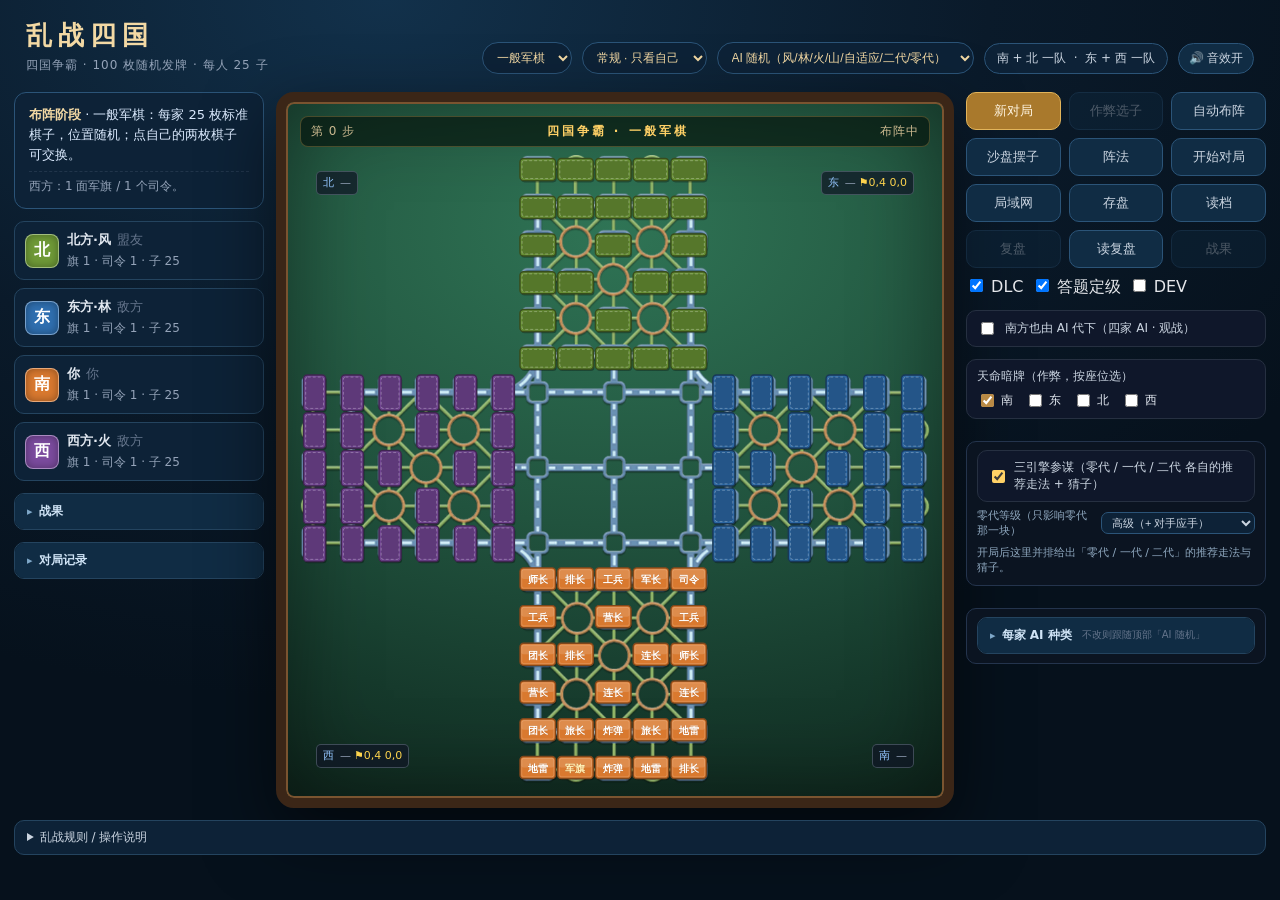
<file: index.html>
<!DOCTYPE html>
<html lang="zh-CN">
<head>
<meta charset="UTF-8">
<meta name="viewport" content="width=device-width, initial-scale=1.0">
<title>四国争霸 2.1 · DLC 版</title>
<link rel="icon" href="data:image/svg+xml,%3Csvg xmlns='http://www.w3.org/2000/svg' viewBox='0 0 64 64'%3E%3Crect width='64' height='64' rx='13' fill='%23e0a458'/%3E%3Ctext x='32' y='46' font-size='38' font-family='sans-serif' font-weight='700' text-anchor='middle' fill='%23241a08'%3E%E6%A3%8B%3C/text%3E%3C/svg%3E">
<link rel="stylesheet" href="style.css?v=20261108g">
<style>
  .dlc-box { margin-top:12px; border-top:1px solid rgba(255,255,255,.12); padding-top:10px; }
  .dlc-box .dlc-hd { display:flex; justify-content:space-between; align-items:center; font-size:12px; opacity:.8; margin-bottom:6px; }
  .dlc-hand { display:flex; flex-direction:column; gap:6px; }
  .dlc-card { border:1px solid rgba(255,255,255,.18); border-radius:8px; padding:6px 8px; cursor:pointer; background:rgba(255,255,255,.04); transition:.15s; }
  .dlc-card:hover { border-color:#e0a458; background:rgba(224,164,88,.12); }
  .dlc-card.armed { border-color:#7cff6b; background:rgba(124,255,107,.14); box-shadow:0 0 0 1px rgba(124,255,107,.35) inset; }
  .dlc-card .t { display:flex; justify-content:space-between; font-size:12.5px; font-weight:600; }
  .dlc-card .d { font-size:11px; opacity:.66; margin-top:2px; }
  .dlc-card .tr { color:#e0a458; font-size:11px; }
  .dlc-passive { margin-top:8px; font-size:11.5px; opacity:.75; border-top:1px dashed rgba(255,255,255,.12); padding-top:6px; }
  .dlc-passive .tag { color:#8fc7a8; }
  .dlc-confirm { margin-top:8px; padding:8px; border:1px dashed rgba(224,164,88,.5); border-radius:8px; font-size:12px; }
  .dlc-confirm button { margin-top:6px; margin-right:6px; }
  .dlc-modal { position:fixed; inset:0; background:rgba(0,0,0,.62); display:flex; align-items:center; justify-content:center; z-index:100; }
  .dlc-modal .inner { background:#22242a; color:#eaeaea; border-radius:12px; padding:20px 22px; min-width:520px; box-shadow:0 18px 50px rgba(0,0,0,.5); }
  .dlc-modal h3 { margin:0 0 4px; font-size:15px; }
  .dlc-modal .sub { font-size:12px; opacity:.6; margin-bottom:14px; }
  .dlc-pick { display:flex; gap:12px; }
  .dlc-pick .pc { flex:1; border:1px solid rgba(255,255,255,.18); border-radius:10px; padding:12px; cursor:pointer; background:rgba(255,255,255,.04); }
  .dlc-pick .pc:hover { border-color:#e0a458; background:rgba(224,164,88,.12); }
  .dlc-pick .pc .id { font-size:11px; opacity:.55; }
  .dlc-pick .pc .nm { font-size:14px; font-weight:700; margin:4px 0; }
  .dlc-pick .pc .tr { color:#e0a458; font-size:12px; }
  .dlc-pick .pc .tag { font-size:11px; opacity:.6; margin-top:6px; }
  .cx { font-size:10.5px; padding:0 4px; border-radius:4px; margin-left:5px; border:1px solid transparent; }
  .cx0 { color:#8fc7a8; border-color:rgba(143,199,168,.55); }
  .cx1 { color:#d8b884; border-color:rgba(216,184,132,.55); }
  .cx2 { color:#e79b9b; border-color:rgba(231,155,155,.55); }
  .dlc-pick .pc .ef { font-size:11.5px; opacity:.78; margin-top:8px; line-height:1.45;
    border-top:1px dashed rgba(255,255,255,.14); padding-top:6px; }
  .dlc-card .e { font-size:10.8px; opacity:.62; margin-top:3px; line-height:1.35;
    display:-webkit-box; -webkit-line-clamp:2; -webkit-box-orient:vertical; overflow:hidden; }
  /* 用卡前的战地问答 */
  .dlc-modal .inner.quiz { width: 560px; max-width: 92vw; }
  .qbar { display:flex; justify-content:space-between; font-size:12px; opacity:.75; margin:0 0 10px; }
  .qtext { font-size:14px; line-height:1.65; margin-bottom:12px; }
  .qopts { display:flex; flex-direction:column; gap:8px; }
  .qopts button { text-align:left; padding:9px 12px; border-radius:8px; cursor:pointer; font-size:13.5px;
    background:rgba(255,255,255,.04); color:#eaeaea; border:1px solid rgba(255,255,255,.18); }
  .qopts button:hover:not(:disabled) { border-color:#e0a458; background:rgba(224,164,88,.12); }
  .qopts button:disabled { cursor:default; opacity:.9; }
  .qopts button.right { border-color:#7cff6b; background:rgba(124,255,107,.16); }
  .qopts button.wrong { border-color:#ff7b7b; background:rgba(255,123,123,.16); }
  .qfb { margin-top:12px; padding:10px 12px; border-radius:8px; font-size:12.5px; line-height:1.65;
    background:rgba(255,255,255,.05); border-left:3px solid #e0a458; }
  .qfb .ok { color:#8fe3a8; } .qfb .no { color:#ff9b9b; }
  .qfoot { display:flex; justify-content:flex-end; gap:8px; margin-top:14px; }
  .hidden { display:none !important; }
</style>
<style>
  .dev-panel { position:fixed; right:14px; bottom:14px; width:340px; max-height:74vh; display:flex; flex-direction:column;
    background:#1d1f24; color:#e8e8e8; border:1px solid rgba(255,255,255,.16); border-radius:10px;
    box-shadow:0 16px 40px rgba(0,0,0,.55); z-index:90; font-size:12px; }
  .dev-panel .dev-hd { display:flex; justify-content:space-between; align-items:center; padding:8px 10px;
    border-bottom:1px solid rgba(255,255,255,.1); font-size:12.5px; }
  .dev-panel .dev-hd span { cursor:pointer; opacity:.6; }
  .dev-panel .dev-hd span:hover { opacity:1; color:#e0a458; }
  .dev-row { display:flex; gap:6px; padding:6px 10px; align-items:center; }
  .dev-row input, .dev-row select { background:#111318; color:#e8e8e8; border:1px solid rgba(255,255,255,.16);
    border-radius:6px; padding:4px 6px; font-size:12px; min-width:0; }
  .dev-row input { flex:1; }
  .dev-tiers { display:flex; gap:3px; }
  .dev-tiers button { background:#111318; color:#bbb; border:1px solid rgba(255,255,255,.16); border-radius:5px;
    padding:3px 7px; cursor:pointer; font-size:11.5px; }
  .dev-tiers button.on { background:#e0a458; color:#1d1f24; border-color:#e0a458; font-weight:700; }
  .dev-row button { background:#111318; color:#ccc; border:1px solid rgba(255,255,255,.16);
    border-radius:6px; padding:4px 8px; cursor:pointer; font-size:11.5px; }
  .dev-row button:hover { border-color:#e0a458; color:#e0a458; }
  .dev-tip { padding:2px 10px 6px; font-size:10.8px; line-height:1.4; opacity:.58; }
  .dev-summary { padding:2px 10px 4px; font-size:10.8px; opacity:.62; }
  .dev-summary b { font-weight:600; }
  .dev-card .cx { font-size:10.5px; padding:0 4px; border-radius:4px; margin-left:5px; border:1px solid transparent; }
  .dev-card .cx0 { color:#8fc7a8; border-color:rgba(143,199,168,.55); }
  .dev-card .cx1 { color:#d8b884; border-color:rgba(216,184,132,.55); }
  .dev-card .cx2 { color:#e79b9b; border-color:rgba(231,155,155,.55); }
  .dev-list { overflow-y:auto; flex:1; min-height:120px; border-top:1px solid rgba(255,255,255,.08);
    border-bottom:1px solid rgba(255,255,255,.08); }
  .dev-card { padding:5px 10px; cursor:pointer; border-bottom:1px solid rgba(255,255,255,.05);
    display:flex; justify-content:space-between; gap:8px; flex-wrap:wrap; }
  .dev-card .ef { flex-basis:100%; font-size:11px; opacity:.62; line-height:1.35; margin-top:1px; }
  .dev-card:hover { background:rgba(224,164,88,.14); }
  .dev-card .l { white-space:nowrap; overflow:hidden; text-overflow:ellipsis; }
  .dev-card .r { opacity:.5; white-space:nowrap; font-size:11px; }
  .dev-card .k { color:#8fc7a8; }
  .dev-card .p { color:#7fa8d8; }
  .dev-sub { padding:5px 10px; opacity:.72; display:flex; justify-content:space-between; align-items:center; }
  .dev-sub button { background:#111318; color:#ccc; border:1px solid rgba(255,255,255,.16);
    border-radius:5px; padding:2px 7px; cursor:pointer; font-size:11px; }
  .dev-status { max-height:96px; overflow-y:auto; padding:0 10px 6px; font-size:11.5px; }
  .dev-status div { opacity:.85; padding:1px 0; }
  .dev-status .u { color:#e0a458; }
  .dev-log { max-height:104px; overflow-y:auto; padding:0 10px 8px; font-size:11.5px; font-family:ui-monospace,monospace; }
  .dev-log div { padding:1px 0; opacity:.82; }
  .dev-log .ok { color:#8fc7a8; }
  .dev-log .no { color:#e08a8a; }
</style>
</head>
<body>
<header>
  <div class="brand">
    <h1>乱战四国</h1>
    <p>四国争霸 · 100 枚随机发牌 · 每人 25 子</p>
  </div>
  <div class="head-right">
    <select id="modeSelect" class="mode-select" title="玩法">
      <option value="chaos">乱战四国</option>
      <option value="standard" selected>一般军棋</option>
    </select>
    <select id="viewSelect" class="mode-select" title="信息模式 / 你控哪几家">
      <option value="normal">常规 · 只看自己</option>
      <option value="double">双明 · 你控南北</option>
      <option value="full">全明 · 四家可见</option>
    </select>
    <select id="aiStyle" class="mode-select" title="AI 随机：每个 AI 座位从 风/林/火/山/自适应/二代/零代 里随机抽">
      <option value="random">AI 随机（风/林/火/山/自适应/二代/零代）</option>
    </select>
    <div class="badge">南 + 北 一队 &nbsp;·&nbsp; 东 + 西 一队</div>
    <button id="btnSound" class="sound-btn" title="音效开关">🔊 音效开</button>
  </div>
</header>

<main>

  <aside class="panel panel-left">
    <div id="status" class="status">正在发牌…</div>

    <div id="players" class="players"></div>
    <!-- 战果 / 记录默认收起：这两块是回看用的，开着会把左栏撑得很长 -->
    <details class="fold">
      <summary>战果</summary>
      <div id="battleStats" class="battle-stats"></div>
    </details>
    <details class="fold">
      <summary>对局记录</summary>
      <div id="log" class="log"></div>
    </details>
  </aside>

  <section class="board-wrap">
    <div class="board-topbar">
      <span id="stepInfo">第 0 步</span>
      <span class="qq-title" id="boardMode">四国争霸 · 乱战</span>
      <span id="turnInfo">—</span>
    </div>
    <div class="board-stage">
      <div class="fallen" data-seat="north"></div>
      <div class="fallen" data-seat="east"></div>
      <div class="fallen" data-seat="south"></div>
      <div class="fallen" data-seat="west"></div>
      <div class="board-rotor">
        <div id="board-bg"></div>
        <svg id="board" viewBox="0 0 885 883" aria-label="乱战四国棋盘"></svg>
      </div>
    </div>

    <!-- 沙盘：自定义局面，摆好直接让四家 AI 对弈（测棋用） -->
    <div id="sandbox" class="sandbox hidden">
      <div class="sandbox-bar">
        <span class="sandbox-title">沙盘</span>
        <span id="sandboxSeats" class="sandbox-seats"></span>
        <span class="sandbox-hint" id="sandboxHint">点兵种 → 点棋盘空格放置；点已放好的子取回</span>
        <span class="sandbox-spacer"></span>
        <button id="btnSandboxFill" class="mini">填满本方</button>
        <button id="btnSandboxClear" class="mini">清空本方</button>
        <button id="btnSandboxStart" class="mini primary">开始对弈</button>
        <button id="btnSandboxExit" class="mini">退出沙盘</button>
      </div>
      <div id="sandboxPool" class="sandbox-pool"></div>
    </div>
  </section>

  <aside class="panel panel-right">
    <div class="controls">
      <button id="btnNew" class="primary">新对局</button>
      <button id="btnCheat">作弊选子</button>
      <button id="btnAuto">自动布阵</button>
      <button id="btnSandbox">沙盘摆子</button>
      <button id="btnFormation">阵法</button>
      <button id="btnStart">开始对局</button>
      <button id="btnSave">存盘</button>
      <button id="btnLoad">读档</button>
      <button id="btnReplay">复盘</button>
      <button id="btnLoadReplay">读复盘</button>
      <button id="btnResult">战果</button>
      <label class="dlc-toggle" title="开启战术卡（实验）"><input type="checkbox" id="chkDlc" checked> DLC</label>
      <label class="dlc-toggle" title="用卡前先答 2 道抗美援朝英雄事迹题，答对越多等级越高"><input type="checkbox" id="chkQuiz" checked> 答题定级</label>
      <label class="dlc-toggle" title="开发者模式：随时取任意卡生效（F2）"><input type="checkbox" id="chkDev"> DEV</label>
      <select id="setupSeatSel" class="setup-seat hidden" title="当前正在布阵的座位">
        <option value="south">布阵：南方（你）</option>
        <option value="north">布阵：北方（你）</option>
      </select>
    </div>

    <div id="replayBar" class="replay-bar hidden">
      <button id="btnReplayPrev">◀ 上一步</button>
      <span id="replayInfo">0 / 0</span>
      <button id="btnReplayNext">下一步 ▶</button>
      <button id="btnSaveReplay">保存复盘</button>
      <button id="btnReplayAll">全部暗牌</button>
      <button id="btnTakeover" title="把当前这一帧变成可编辑局面，摆完子让四家 AI 接着下">接管演练</button>
      <span class="replay-label">视角</span>
      <button class="replay-view" data-view="south">南</button>
      <button class="replay-view" data-view="east">东</button>
      <button class="replay-view" data-view="north">北</button>
      <button class="replay-view" data-view="west">西</button>
      <span class="replay-label">按方</span>
      <button class="replay-side" data-side="north">北</button>
      <button class="replay-side" data-side="east">东</button>
      <button class="replay-side" data-side="south">南</button>
      <button class="replay-side" data-side="west">西</button>
      <button id="btnReplayExit">退出复盘</button>
    </div>

    <label id="doubleFlagWrap" class="check hidden">
      <input type="checkbox" id="chkDoubleFlag">
      双旗布阵（2 面旗分放两营）
    </label>
    <label id="aiSouthWrap" class="check">
      <input type="checkbox" id="chkAiSouth">
      南方也由 AI 代下（四家 AI · 观战）
    </label>
    <!-- 双人对局暂封印（2026-11-06）：见 日志 §六十一。
         ai.js 里的 ALLY_OF 是静态映射（南↔北互认对家），双人模式下北方的 AI 会把人类
         当成队友 —— 不做威胁评估、还把对手子力算成自己的，表现为"完全不进攻也不防守"。
         要恢复：去掉下面的 hidden，并把 ALLY_OF 改成按 state 取值。 -->
    <label id="duelWrap" class="check hidden" title="双人对局暂封印（AI 的协同/威胁模型仍按四人写死）">
      <input type="checkbox" id="chkDuel">
      双人对局（南 vs 北，你执南）
    </label>
    <div id="latentWrap" class="check latent-wrap">
      <span class="latent-title">天命暗牌（作弊，按座位选）</span>
      <span class="latent-seats">
        <label><input type="checkbox" class="chk-latent" value="south" checked>南</label>
        <label><input type="checkbox" class="chk-latent" value="east">东</label>
        <label><input type="checkbox" class="chk-latent" value="north">北</label>
        <label><input type="checkbox" class="chk-latent" value="west">西</label>
      </span>
    </div>

    <!-- 战术手牌放在控制区下面：参谋面板很长，卡要是排在它后面，
         1440×900 这类常见窗口里就落到视口外，玩家得滚动页面才能看见自己的手牌。 -->
    <div id="dlcPanel" class="dlc-box hidden">
      <div class="dlc-hd"><span>战术手牌 <b id="dlcMerit">0</b> 军功</span><span id="dlcCount">0/4</span></div>
      <div id="dlcHand" class="dlc-hand"></div>
      <div id="dlcPassive" class="dlc-passive hidden"></div>
      <div id="dlcConfirm" class="dlc-confirm hidden"></div>
    </div>

    <div id="advice" class="advice">
      <label class="check advice-head">
        <input type="checkbox" id="chkAdvice" checked>
        三引擎参谋（零代 / 一代 / 二代 各自的推荐走法 + 猜子）
      </label>
      <div class="advice-level">
        <span>零代等级（只影响零代那一块）</span>
        <select id="zeroLevel">
          <option value="basic">初级（只算一步）</option>
          <option value="mid">中级（+ 四家相对优势）</option>
          <option value="high" selected>高级（+ 对手应手）</option>
        </select>
      </div>
      <div id="adviceBox" class="advice-box"></div>
    </div>

    <div id="seatAi" class="seat-ai">
      <details class="fold">
        <summary>每家 AI 种类 <span class="seat-ai-note">不改则跟随顶部「AI 随机」</span></summary>
        <div id="seatAiRows" class="seat-ai-rows"></div>
      </details>
    </div>
    <div id="dlcQuiz" class="dlc-modal hidden">
      <div class="inner quiz">
        <h3>战地问答</h3>
        <div class="sub" id="quizSub">用这张卡之前先答 2 道题：答对 1 题升 1 级，答错不扣牌。</div>
        <div class="qbar">
          <span id="quizStep">第 1 / 2 题</span>
          <span id="quizTier">当前 Ⅰ 级</span>
        </div>
        <div class="qtext" id="quizQ"></div>
        <div class="qopts" id="quizOpts"></div>
        <div class="qfb hidden" id="quizFb"></div>
        <div class="qfoot">
          <button id="quizNext" class="mini primary hidden">下一题</button>
          <button id="quizGiveUp" class="mini">不用这张卡（Esc）</button>
        </div>
      </div>
    </div>
    <div id="dlcDraft" class="dlc-modal hidden">
      <div class="inner">
        <h3>战术简报</h3>
        <div class="sub">从下面三张里选一张（本局最多持有 4 张）</div>
        <div class="dlc-pick" id="dlcPickRow"></div>
      </div>
    </div>
    <div id="domains" class="domains hidden"></div>
  </aside>

  <section class="rules-wrap">
    <details class="rules">
      <summary>乱战规则 / 操作说明</summary>
      <ul>
        <li>100 枚棋子随机分 4 家，每家 <b>25 枚</b>；25 个非行营格摆满。</li>
        <li>布阵限制：军旗进大本营；地雷后两排（<b>8 枚以上可放倒数第 3 排</b>）；炸弹不进第一排。</li>
        <li><b>大本营里的棋子小于任何外子</b>，所有棋子都能攻占大本营；炸弹攻营同归于尽。</li>
        <li><b>0 旗 0 司令</b>：两个大本营都被攻占才败。</li>
        <li><b>0 旗有司令</b>：任一大本营被攻占且司令存活立即败；最后一个司令阵亡时，要选一个大本营升旗，之后该营被攻占则败。</li>
        <li><b>1 面旗</b>：必须放营，被攻占即败。</li>
        <li><b>多面旗</b>：1 面必须放营，其余可当军长；也可选「双旗」把 2 面分放两营，此时要攻下两个大本营。</li>
        <li><b>地雷</b>：除工兵外，碰雷两子同归于尽（乱战规则）。</li>
        <li><b>工兵</b>：可挖雷；碰炸弹/地雷以外棋子时工兵死，对方棋子只对友方亮明。</li>
        <li><b>可见性</b>：常规模式下只看得到自己的棋子和已亮明的棋子，<b>对家（盟友）的棋子也不可见</b>；双明/全明模式见下一条。</li>
        <li><b>信息模式</b>（顶部下拉）：<b>常规</b>＝你控南家、只看自己；<b>双明</b>＝你同时控南北两家、南北互相看得见（东西两队 AI 之间也互明，信息对称）；<b>全明</b>＝四家棋子全部摊开、你控南家（AI 同样看得到全部，属于公开赛）。双明/全明会自动关闭「天命暗牌」与「南方托管」。</li>
        <li>操作：布阵阶段点自己两枚棋子交换；对局中点自己的棋子，再点绿色目标格走子；升旗时点大本营。</li>
        <li><b>天命暗牌（作弊）</b>：布阵时勾选；开始后己方除军旗外的棋子身份延迟（地雷可由后两排未动过的子顶上），棋盘显示可能身份中最小者，点棋子可在侧栏看可能身份；作战时自动选身份。未被碰撞过的防守子被吃时，取除工兵外的最小合法身份。</li>
        <li><b>阵法库</b>：布阵阶段点侧栏「阵法」，可把当前阵型存进本机（不限个数、可命名），下次一键载入；同一模式下才能载入。</li>
        <li><b>战果统计</b>：每局结束会自动弹出四家战果（击杀/损失/净战果/扛旗/走子数），平时点「战果」也能看当前统计。计分与判定规则见项目根目录 <code>战果规则.md</code>。</li>
        <li><b>每家 AI 种类</b>：侧栏「每家 AI 种类」里可以给南/东/北/西分别指定一代（风/林/火/山）、二代克隆或零代（2007 单机版逆向，分初/中/高三档，高级约 40ms/步），不改就跟随顶部「AI 随机」；对局中改下一步即生效，设置记在本机。<b>存盘/读档/复盘</b>：存盘写入本机浏览器；至少走一步后可复盘，按「上一步/下一步」或键盘 ←/→ 回看并播放走子音效。复盘四家默认明牌，点棋子/按方可切明暗，支持南/东/北/西视角旋转；「保存复盘」可单独存档，之后用「读复盘」查看。中央九点棋子保持普通大小。</li>
        <li><b>暗牌地雷</b>：后两排未动过的暗牌子被非工兵碰时优先当地雷（按当前模式地雷规则）；工兵来碰则改取能赢工兵的最小合法子，不浪费大子/地雷。第一排以外未碰撞的子遇敌方司令，优先炸弹兑，不用自家司令兑。</li>
        <li><b>AI</b>：每步约 1.5 秒，采用公开碰子约束 + 暗子抽样 + 选择性 Alpha-Beta（3～4 层）+ 局面哈希置换表；常规模式下不读取敌方真实暗子（双明下能读队友、全明下能读全部，与玩家信息对等），超时回退快速 AI。顶部只有「AI 随机」：每个 AI 座位从一代四风格 + 一代自适应 + 二代克隆 + 零代里随机抽，想固定某一家用侧栏「每家 AI 种类」。</li>
        <li><b>AI 二代 · 克隆</b>：从 3,313 局高手棋谱行为克隆训练出的模型，输入只用「自己的棋子 + 已明牌 + 是否动过」，与人类看到的信息一致，纯本机 CPU 推理、每步约 20ms。走法更像人但明显偏保守，棋力弱于一代，适合轻松陪玩。想用它在侧栏「每家 AI 种类」里选「二代 · 克隆」即可。</li>
      </ul>
    </details>
  </section>
</main>

<div id="advTip" class="adv-tip hidden"></div>

<div id="markMenu" class="mark-menu hidden"></div>

<div id="resultModal" class="modal hidden">
  <div class="modal-box">
    <h2 id="resultTitle">对局战果</h2>
    <p class="modal-tip" id="resultTip"></p>
    <div id="resultGrid" class="result-grid"></div>
    <div id="resultTeam" class="result-team"></div>
    <div class="modal-foot">
      <button id="resultExportForm" title="把「南方每局用了哪套阵 + 输赢」导出成 JSON 文件">导出阵法战绩</button>
      <button id="resultClose">关闭</button>
    </div>
  </div>
</div>

<div id="formationModal" class="modal hidden">
  <div class="modal-box">
    <h2>阵法库</h2>
    <p class="modal-tip">
      上半区是<b>内置阵法</b>（从本机「火山军棋」VBTFILES 导出的 80+ 套，带原名）：
      布阵阶段点一下就能把整副阵型铺到当前座位。下半区是<b>你自己保存的阵法</b>（不限个数，存在本机）。
      阵法只记录「位置 → 兵种」；内置阵法是标准 25 子，只在「一般军棋」下可载入。
    </p>
    <input id="formationSearch" type="text" class="modal-search" placeholder="搜索内置阵法：三飞兵 / 右旗 / 守 / 骗 …" />
    <div id="formationBook" class="replay-list"></div>
    <div id="formationList" class="replay-list"></div>
    <div class="modal-foot">
      <button id="formationSave">保存当前阵法</button>
      <button id="formationClose">关闭</button>
    </div>
  </div>
</div>

<div id="replayModal" class="modal hidden">
  <div class="modal-box">
    <h2>复盘库</h2>
    <p class="modal-tip">「保存复盘」会下载一个 <code>.json</code> 文件，同时在本机浏览器留一份（最多 3 份，超出淘汰最旧）。下面可以直接挑一份载入，也可以从文件导入。</p>
    <div id="replayList" class="replay-list"></div>
    <div class="modal-foot">
      <button id="replayImport">从文件载入…</button>
      <button id="replayModalClose">关闭</button>
    </div>
    <input type="file" id="replayFile" accept=".json,application/json" class="file-hidden">
  </div>
</div>

<div id="cheatModal" class="modal hidden">
  <div class="modal-box">
    <h2>作弊选子</h2>
    <p class="modal-tip">自己挑选最多 25 枚棋子，不足 25 枚的会在剩余棋子中随机补满；补满后剩余 75 枚随机分给北、东、西三家。多出的军旗会自动转军长；8 枚以上地雷可放倒数第 3 排。</p>
    <div id="cheatList" class="cheat-list"></div>
    <div class="modal-foot">
      <span id="cheatTotal">0 / 25</span>
      <button id="cheatCancel">取消</button>
      <button id="cheatConfirm" class="primary" disabled>确认发牌（不足补满）</button>
    </div>
  </div>
</div>

<script src="board.js"></script>
<script src="qq_layout.js"></script>
<script src="game.js"></script>
<script src="formations.js"></script>
<script src="formations_extra.js"></script>
<script src="formations_human.js"></script>
<script src="pos_prior_data.js"></script>
  <script src="pos_prior_open_data.js"></script>
<script src="battle_rank_data.js"></script>
<script src="eat_rank_data.js"></script>
<script src="formation_joint_data.js"></script>
<script src="zone_pair_data.js"></script>
<script src="ai.js"></script>
<script src="tactics.js"></script>
<script src="human_prior_data.js"></script>
<script src="human_prior.js"></script>
<script src="ai_gen0.js"></script>
<script src="bc_ai.js"></script>
<script src="formation_log.js"></script>
<script src="agent.js"></script>
<script src="dlc_status.js?v=20261108g"></script>
<script src="dlc_atoms.js?v=20261110c"></script>
<script src="dlc_cards.js?v=20261110c"></script>
<script src="dlc_cards_up3.js?v=20261110d"></script>
<script src="dlc.js?v=20261110f"></script>
<script src="dlc_quiz_data.js?v=20261110a"></script>
<script src="dlc_quiz.js?v=20261110a"></script>
<div id="devPanel" class="dev-panel hidden">
  <div class="dev-hd">
    <b>开发者模式</b>
    <span id="devClose">收起 ✕</span>
  </div>
  <div class="dev-row">
    <input id="devSearch" placeholder="搜编号 / 卡名">
    <select id="devBook"></select>
    <select id="devComplex" title="按上手难度筛选">
      <option value="">全部难度</option>
      <option value="0">简单</option>
      <option value="1">普通</option>
      <option value="2">复杂</option>
    </select>
  </div>
  <div class="dev-row">
    <select id="devSeat" title="作用到哪一家">
      <option value="south">南（自己）</option>
      <option value="north">北</option>
      <option value="west">西</option>
      <option value="east">东</option>
    </select>
    <span class="dev-tiers" id="devTiers">
      <button data-tier="1" class="on">Ⅰ</button><button data-tier="2">Ⅱ</button><button data-tier="3">Ⅲ</button>
    </span>
    <button id="devMerit" title="给当前座位加 30 军功">+30 军功</button>
    <button id="devUndo" title="回到上一次 DEV 执行前">↶ 回滚</button>
  </div>
  <div class="dev-tip">点卡 → 加入手牌。手牌只能在自己回合用：被动卡点一下即生效，主动卡点完再去棋盘上点目标。</div>
  <div id="devSummary" class="dev-summary"></div>
  <div id="devList" class="dev-list"></div>
  <div class="dev-sub">持续状态 <b id="devStatusN">0</b>
    <button id="devClearSt">清空</button>
  </div>
  <div id="devStatus" class="dev-status"></div>
  <div class="dev-sub">执行日志 <button id="devClearLog">清空</button></div>
  <div id="devLog" class="dev-log"></div>
</div>
<script src="ui.js?v=20261110f"></script>
<script src="lan.js?v=20261110f"></script>
<script src="bc_model_data.js"></script>
<script>
// 权重加载完立即解码预热，避免第一步推理时卡顿
if (window.JunqiBCAI) {
  const t = performance.now();
  const ok = window.JunqiBCAI.ready();
  console.log(`[BC] 二代模型${ok ? "就绪" : "未就绪"}，解码耗时 ${(performance.now() - t).toFixed(0)}ms`);
}
</script>


</body>
</html>
</file>
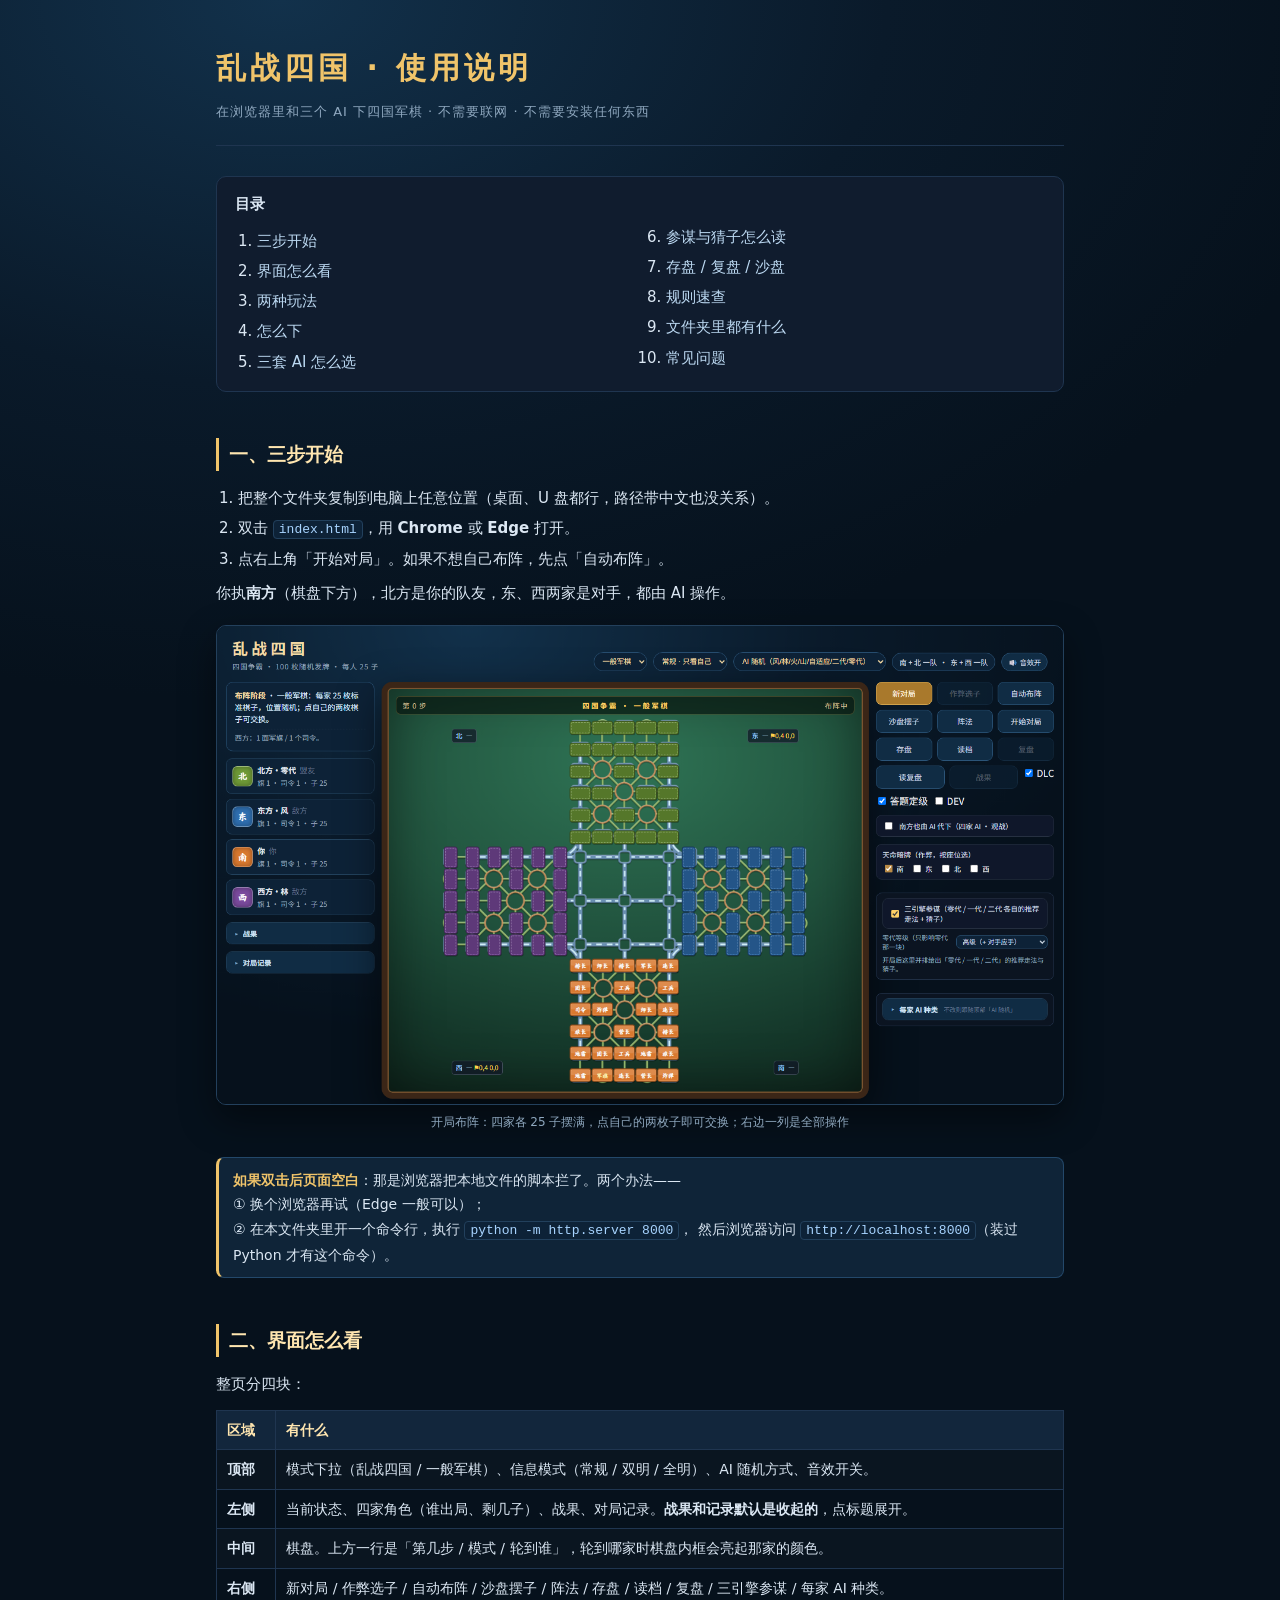
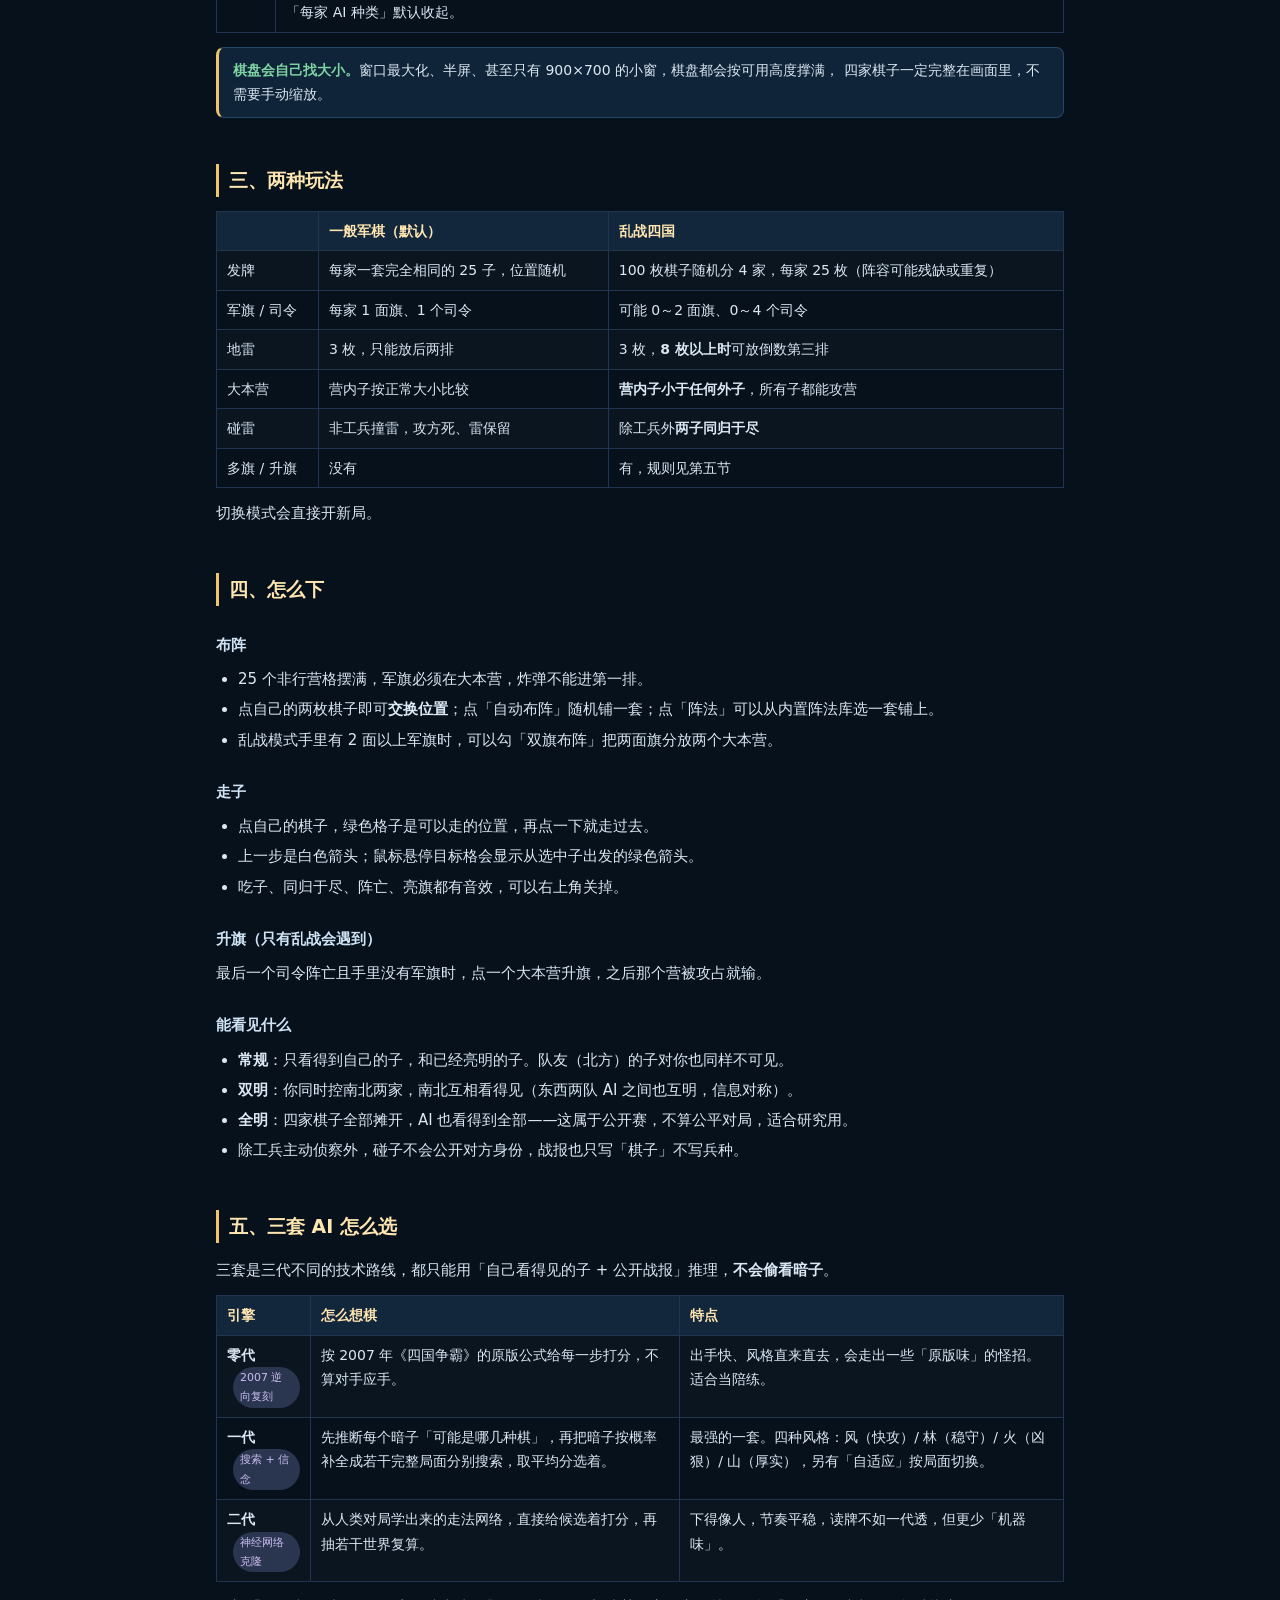
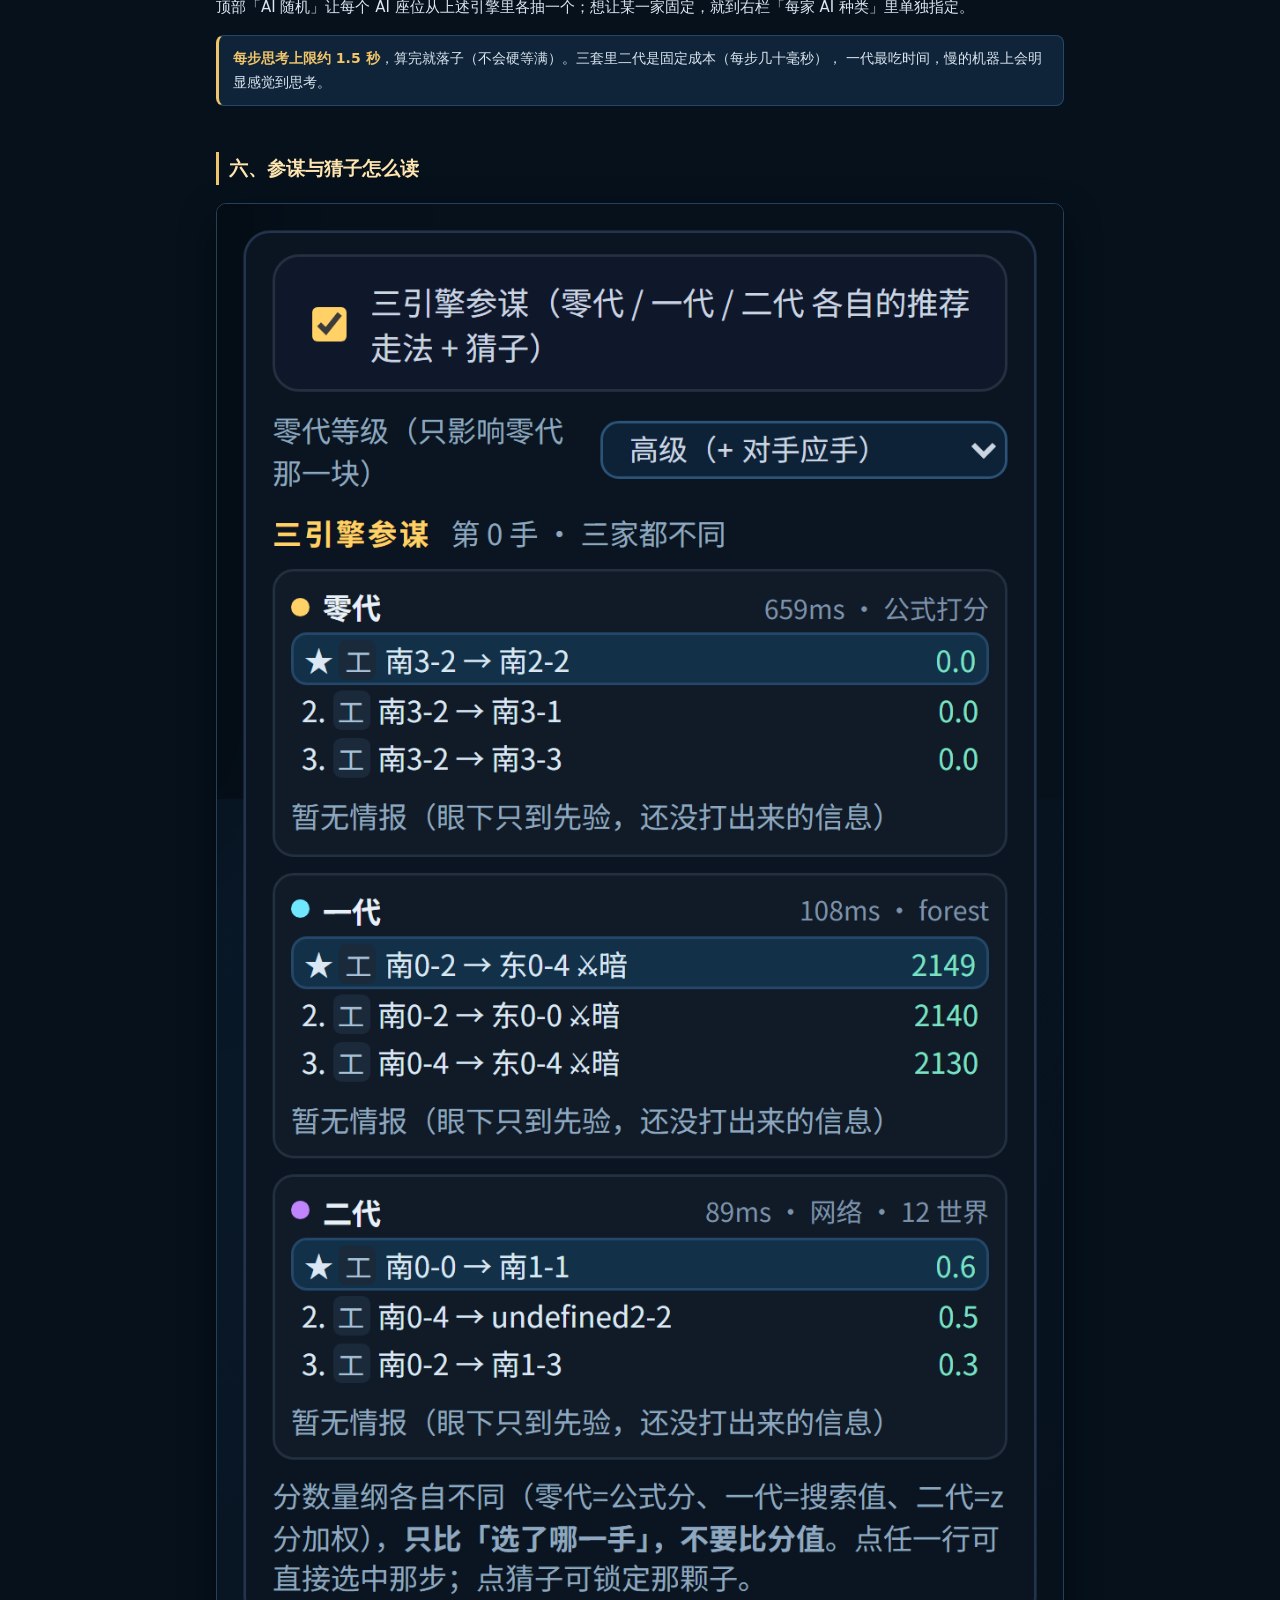
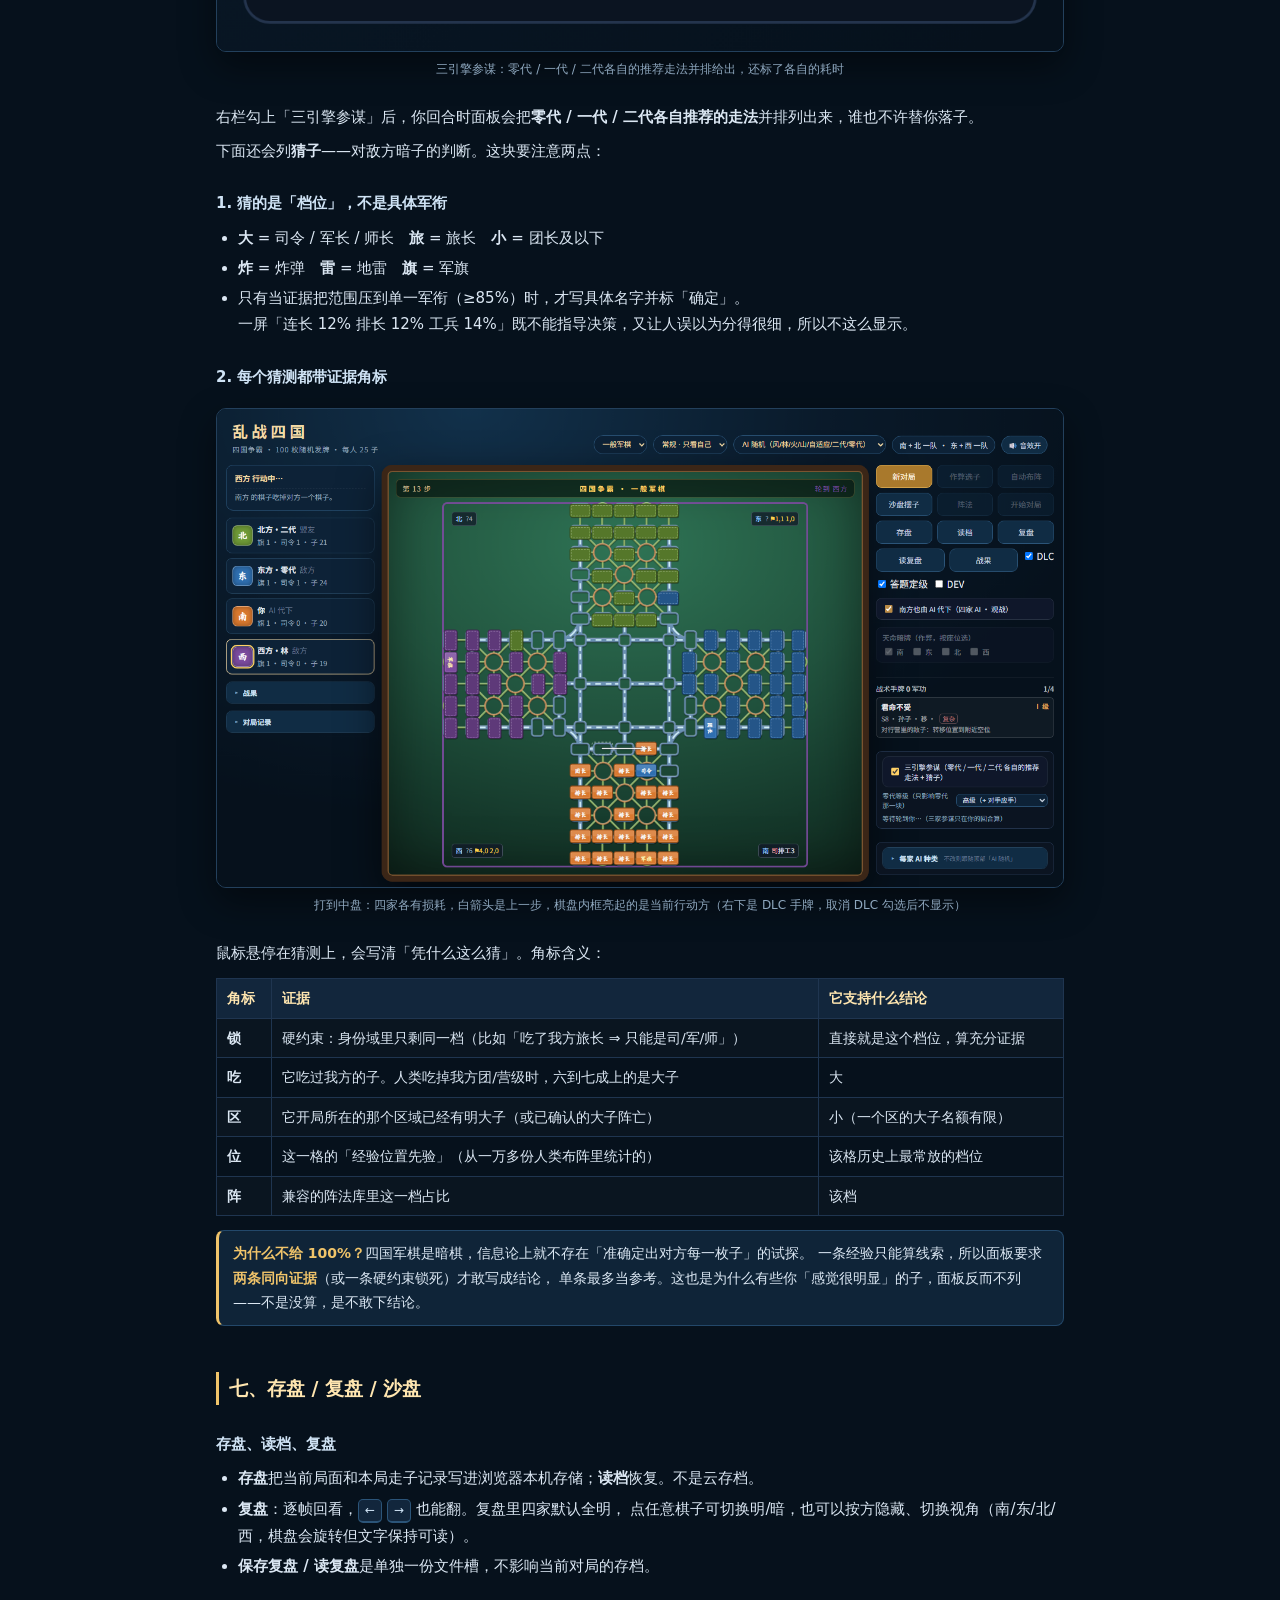
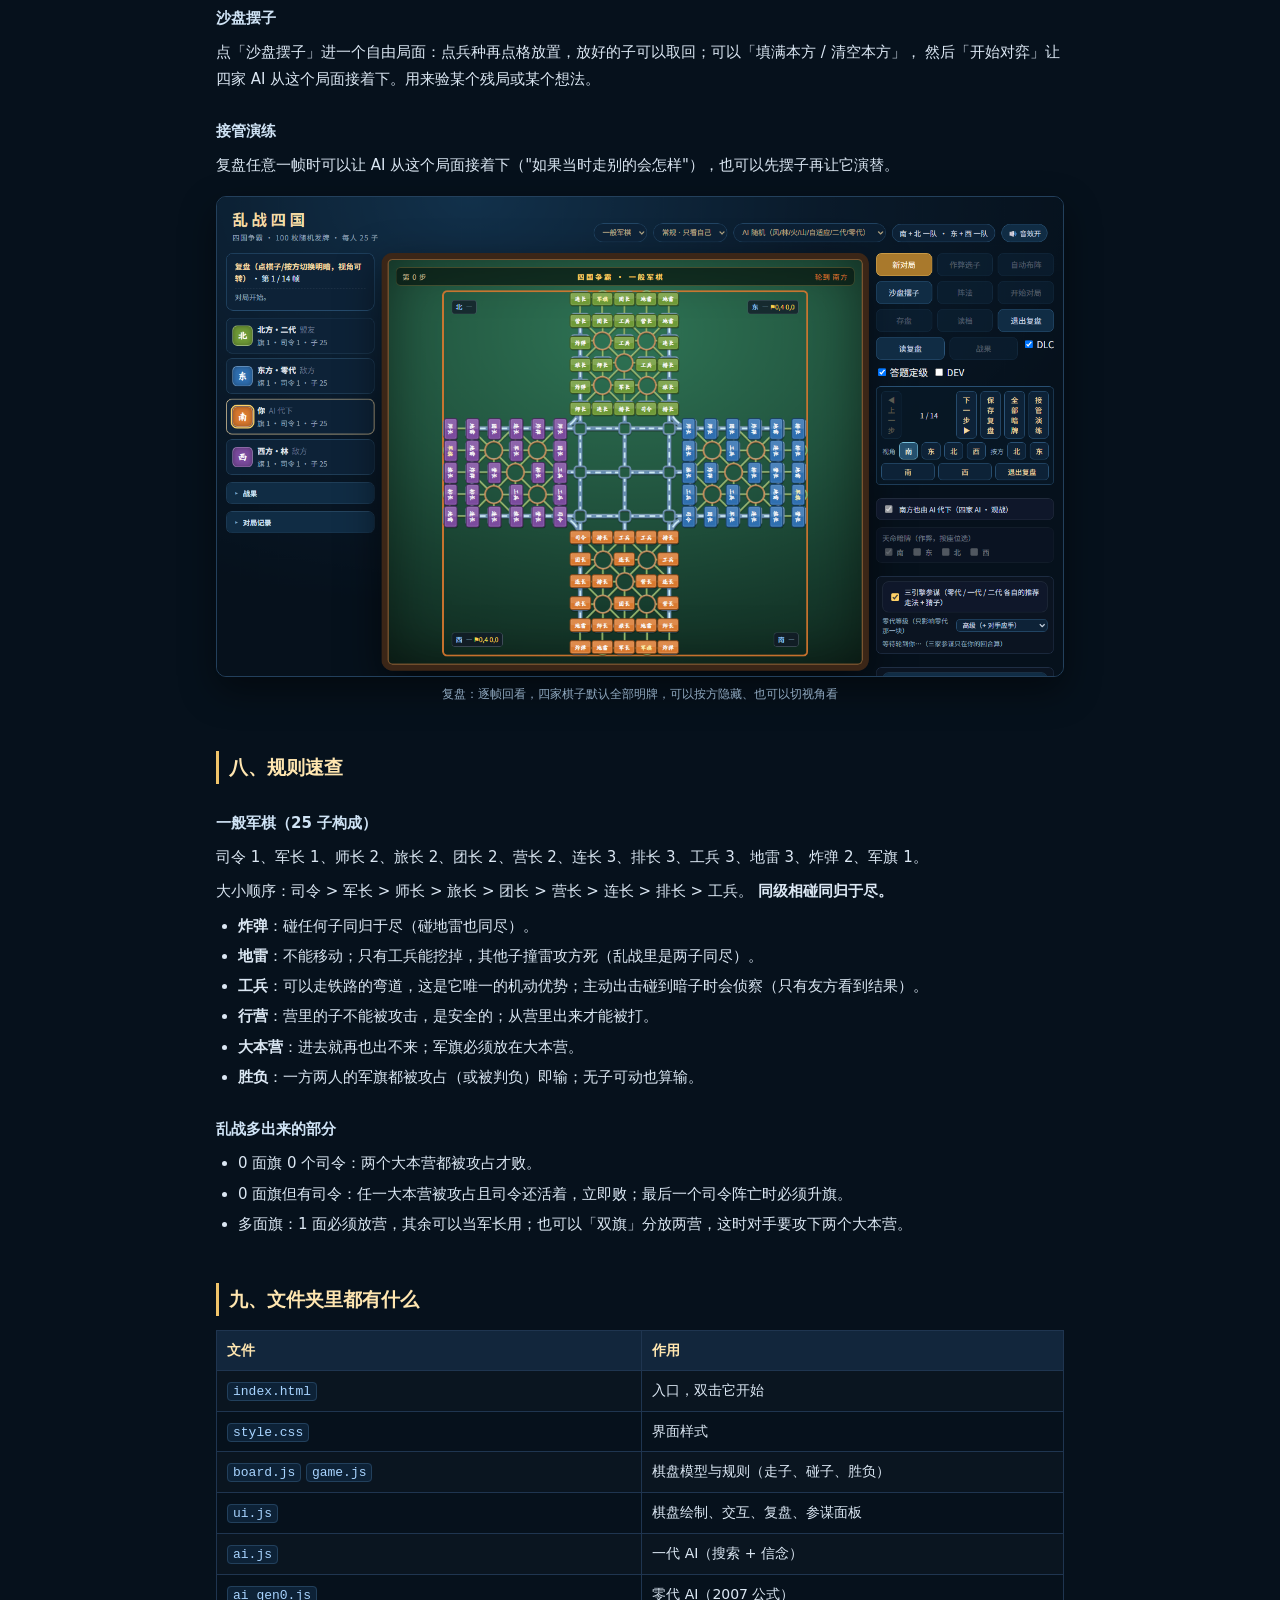
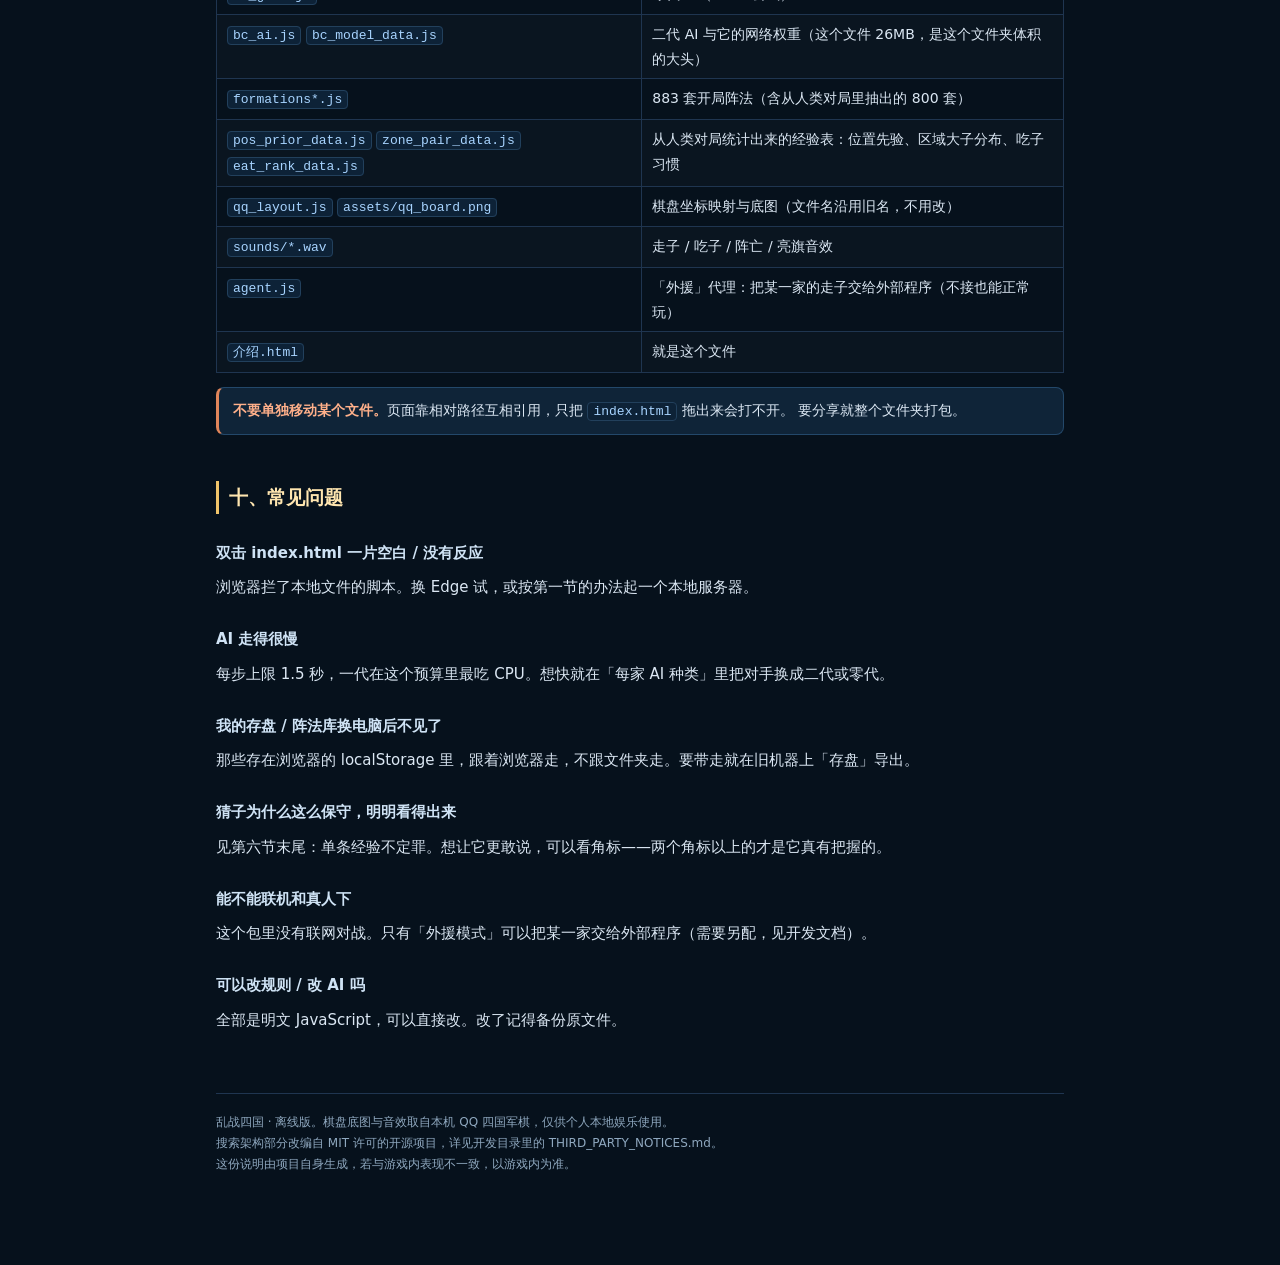
<file: 介绍.html>
<!DOCTYPE html>
<html lang="zh-CN">
<head>
<meta charset="utf-8">
<meta name="viewport" content="width=device-width, initial-scale=1">
<title>乱战四国 · 使用说明</title>
<style>
  :root {
    --bg: #0b1220;
    --panel: #101c2e;
    --line: #1f3550;
    --ink: #dbe7f3;
    --dim: #8fa8bf;
    --gold: #f0c46a;
    --green: #7fd4a3;
  }
  * { box-sizing: border-box; }
  body {
    margin: 0;
    background: radial-gradient(1100px 700px at 22% 0%, #12314b 0%, #0a1a2a 55%, #06111c 100%);
    color: var(--ink);
    font: 15px/1.75 "Noto Sans SC", "Microsoft YaHei", "PingFang SC", system-ui, sans-serif;
  }
  .wrap { max-width: 900px; margin: 0 auto; padding: 42px 26px 90px; }
  header { border-bottom: 1px solid var(--line); padding-bottom: 22px; margin-bottom: 30px; }
  h1 { margin: 0 0 6px; font-size: 30px; letter-spacing: 4px; color: var(--gold); }
  .sub { color: var(--dim); font-size: 13px; letter-spacing: 1px; }
  h2 {
    margin: 46px 0 14px;
    font-size: 19px;
    color: #ffe6b0;
    border-left: 3px solid var(--gold);
    padding-left: 10px;
  }
  h3 { margin: 26px 0 8px; font-size: 15px; color: #cfe3f5; }
  p { margin: 8px 0; }
  ul, ol { margin: 8px 0; padding-left: 22px; }
  li { margin: 4px 0; }
  code {
    background: #0d2237; border: 1px solid #22405c; border-radius: 4px;
    padding: 1px 5px; font-size: 13px; color: #a8d4ff;
    font-family: Consolas, "Courier New", monospace;
  }
  table { width: 100%; border-collapse: collapse; margin: 12px 0; font-size: 14px; }
  th, td { border: 1px solid var(--line); padding: 7px 10px; text-align: left; vertical-align: top; }
  th { background: #12263c; color: #ffe6b0; font-weight: 700; }
  tr:nth-child(even) td { background: rgba(255,255,255,.015); }
  .note {
    background: #0f2438; border: 1px solid #23486a; border-left: 3px solid var(--gold);
    border-radius: 8px; padding: 10px 14px; margin: 14px 0; font-size: 14px;
  }
  .note b { color: var(--gold); }
  .warn { border-left-color: #e0855a; }
  .warn b { color: #ffb08a; }
  .ok b { color: var(--green); }
  .toc {
    background: var(--panel); border: 1px solid var(--line); border-radius: 10px;
    padding: 14px 18px; margin-bottom: 8px;
  }
  .toc ol { columns: 2; column-gap: 30px; margin: 6px 0 0; }
  .toc a { color: #bcd9f2; text-decoration: none; }
  .toc a:hover { color: var(--gold); text-decoration: underline; }
  .kbd {
    display: inline-block; min-width: 20px; text-align: center;
    background: #12263c; border: 1px solid #2b5478; border-bottom-width: 2px;
    border-radius: 5px; padding: 0 6px; font-size: 12px; color: #cfe3f5;
  }
  .tag {
    display: inline-block; font-size: 11px; padding: 1px 7px; border-radius: 999px;
    background: #2a3550; color: #cbbdf0; margin-left: 6px; vertical-align: 2px;
  }
  figure { margin: 18px 0 24px; }
  figure img {
    display: block; width: 100%; height: auto; border-radius: 10px;
    border: 1px solid #23405c; box-shadow: 0 14px 36px rgba(0,0,0,.45);
  }
  figcaption { margin-top: 7px; color: var(--dim); font-size: 12px; text-align: center; }
  footer { margin-top: 60px; padding-top: 18px; border-top: 1px solid var(--line); color: var(--dim); font-size: 12px; }
</style>
</head>
<body>
<div class="wrap">

<header>
  <h1>乱战四国 · 使用说明</h1>
  <div class="sub">在浏览器里和三个 AI 下四国军棋 · 不需要联网 · 不需要安装任何东西</div>
</header>

<div class="toc">
  <strong>目录</strong>
  <ol>
    <li><a href="#start">三步开始</a></li>
    <li><a href="#ui">界面怎么看</a></li>
    <li><a href="#mode">两种玩法</a></li>
    <li><a href="#play">怎么下</a></li>
    <li><a href="#ai">三套 AI 怎么选</a></li>
    <li><a href="#advice">参谋与猜子怎么读</a></li>
    <li><a href="#tools">存盘 / 复盘 / 沙盘</a></li>
    <li><a href="#rules">规则速查</a></li>
    <li><a href="#files">文件夹里都有什么</a></li>
    <li><a href="#faq">常见问题</a></li>
  </ol>
</div>

<h2 id="start">一、三步开始</h2>
<ol>
  <li>把整个文件夹复制到电脑上任意位置（桌面、U 盘都行，路径带中文也没关系）。</li>
  <li>双击 <code>index.html</code>，用 <b>Chrome</b> 或 <b>Edge</b> 打开。</li>
  <li>点右上角「开始对局」。如果不想自己布阵，先点「自动布阵」。</li>
</ol>
<p>你执<b>南方</b>（棋盘下方），北方是你的队友，东、西两家是对手，都由 AI 操作。</p>

<figure>
  <img src="assets/shots/01-board.png" alt="开局布阵界面">
  <figcaption>开局布阵：四家各 25 子摆满，点自己的两枚子即可交换；右边一列是全部操作</figcaption>
</figure>
<div class="note">
  <b>如果双击后页面空白</b>：那是浏览器把本地文件的脚本拦了。两个办法——<br>
  ① 换个浏览器再试（Edge 一般可以）；<br>
  ② 在本文件夹里开一个命令行，执行 <code>python -m http.server 8000</code>，
  然后浏览器访问 <code>http://localhost:8000</code>（装过 Python 才有这个命令）。
</div>

<h2 id="ui">二、界面怎么看</h2>
<p>整页分四块：</p>
<table>
  <tr><th>区域</th><th>有什么</th></tr>
  <tr>
    <td><b>顶部</b></td>
    <td>模式下拉（乱战四国 / 一般军棋）、信息模式（常规 / 双明 / 全明）、AI 随机方式、音效开关。</td>
  </tr>
  <tr>
    <td><b>左侧</b></td>
    <td>当前状态、四家角色（谁出局、剩几子）、战果、对局记录。<b>战果和记录默认是收起的</b>，点标题展开。</td>
  </tr>
  <tr>
    <td><b>中间</b></td>
    <td>棋盘。上方一行是「第几步 / 模式 / 轮到谁」，轮到哪家时棋盘内框会亮起那家的颜色。</td>
  </tr>
  <tr>
    <td><b>右侧</b></td>
    <td>新对局 / 作弊选子 / 自动布阵 / 沙盘摆子 / 阵法 / 存盘 / 读档 / 复盘 / 三引擎参谋 / 每家 AI 种类。<br>「每家 AI 种类」默认收起。</td>
  </tr>
</table>
<div class="note ok">
  <b>棋盘会自己找大小。</b>窗口最大化、半屏、甚至只有 900×700 的小窗，棋盘都会按可用高度撑满，
  四家棋子一定完整在画面里，不需要手动缩放。
</div>

<h2 id="mode">三、两种玩法</h2>
<table>
  <tr><th></th><th>一般军棋（默认）</th><th>乱战四国</th></tr>
  <tr><td>发牌</td><td>每家一套完全相同的 25 子，位置随机</td><td>100 枚棋子随机分 4 家，每家 25 枚（阵容可能残缺或重复）</td></tr>
  <tr><td>军旗 / 司令</td><td>每家 1 面旗、1 个司令</td><td>可能 0～2 面旗、0～4 个司令</td></tr>
  <tr><td>地雷</td><td>3 枚，只能放后两排</td><td>3 枚，<b>8 枚以上时</b>可放倒数第三排</td></tr>
  <tr><td>大本营</td><td>营内子按正常大小比较</td><td><b>营内子小于任何外子</b>，所有子都能攻营</td></tr>
  <tr><td>碰雷</td><td>非工兵撞雷，攻方死、雷保留</td><td>除工兵外<b>两子同归于尽</b></td></tr>
  <tr><td>多旗 / 升旗</td><td>没有</td><td>有，规则见第五节</td></tr>
</table>
<p>切换模式会直接开新局。</p>

<h2 id="play">四、怎么下</h2>
<h3>布阵</h3>
<ul>
  <li>25 个非行营格摆满，军旗必须在大本营，炸弹不能进第一排。</li>
  <li>点自己的两枚棋子即可<b>交换位置</b>；点「自动布阵」随机铺一套；点「阵法」可以从内置阵法库选一套铺上。</li>
  <li>乱战模式手里有 2 面以上军旗时，可以勾「双旗布阵」把两面旗分放两个大本营。</li>
</ul>
<h3>走子</h3>
<ul>
  <li>点自己的棋子，绿色格子是可以走的位置，再点一下就走过去。</li>
  <li>上一步是白色箭头；鼠标悬停目标格会显示从选中子出发的绿色箭头。</li>
  <li>吃子、同归于尽、阵亡、亮旗都有音效，可以右上角关掉。</li>
</ul>
<h3>升旗（只有乱战会遇到）</h3>
<p>最后一个司令阵亡且手里没有军旗时，点一个大本营升旗，之后那个营被攻占就输。</p>
<h3>能看见什么</h3>
<ul>
  <li><b>常规</b>：只看得到自己的子，和已经亮明的子。队友（北方）的子对你也同样不可见。</li>
  <li><b>双明</b>：你同时控南北两家，南北互相看得见（东西两队 AI 之间也互明，信息对称）。</li>
  <li><b>全明</b>：四家棋子全部摊开，AI 也看得到全部——这属于公开赛，不算公平对局，适合研究用。</li>
  <li>除工兵主动侦察外，碰子不会公开对方身份，战报也只写「棋子」不写兵种。</li>
</ul>

<h2 id="ai">五、三套 AI 怎么选</h2>
<p>三套是三代不同的技术路线，都只能用「自己看得见的子 + 公开战报」推理，<b>不会偷看暗子</b>。</p>
<table>
  <tr><th>引擎</th><th>怎么想棋</th><th>特点</th></tr>
  <tr>
    <td><b>零代</b><br><span class="tag">2007 逆向复刻</span></td>
    <td>按 2007 年《四国争霸》的原版公式给每一步打分，不算对手应手。</td>
    <td>出手快、风格直来直去，会走出一些「原版味」的怪招。适合当陪练。</td>
  </tr>
  <tr>
    <td><b>一代</b><br><span class="tag">搜索 + 信念</span></td>
    <td>先推断每个暗子「可能是哪几种棋」，再把暗子按概率补全成若干完整局面分别搜索，取平均分选着。</td>
    <td>最强的一套。四种风格：风（快攻）/ 林（稳守）/ 火（凶狠）/ 山（厚实），另有「自适应」按局面切换。</td>
  </tr>
  <tr>
    <td><b>二代</b><br><span class="tag">神经网络克隆</span></td>
    <td>从人类对局学出来的走法网络，直接给候选着打分，再抽若干世界复算。</td>
    <td>下得像人，节奏平稳，读牌不如一代透，但更少「机器味」。</td>
  </tr>
</table>
<p>顶部「AI 随机」让每个 AI 座位从上述引擎里各抽一个；想让某一家固定，就到右栏「每家 AI 种类」里单独指定。</p>
<div class="note">
  <b>每步思考上限约 1.5 秒</b>，算完就落子（不会硬等满）。三套里二代是固定成本（每步几十毫秒），
  一代最吃时间，慢的机器上会明显感觉到思考。
</div>

<h2 id="advice">六、参谋与猜子怎么读</h2>

<figure>
  <img src="assets/shots/03-advice.png" alt="三引擎参谋">
  <figcaption>三引擎参谋：零代 / 一代 / 二代各自的推荐走法并排给出，还标了各自的耗时</figcaption>
</figure>
<p>右栏勾上「三引擎参谋」后，你回合时面板会把<b>零代 / 一代 / 二代各自推荐的走法</b>并排列出来，谁也不许替你落子。</p>
<p>下面还会列<b>猜子</b>——对敌方暗子的判断。这块要注意两点：</p>
<h3>1. 猜的是「档位」，不是具体军衔</h3>
<ul>
  <li><b>大</b> = 司令 / 军长 / 师长　<b>旅</b> = 旅长　<b>小</b> = 团长及以下</li>
  <li><b>炸</b> = 炸弹　<b>雷</b> = 地雷　<b>旗</b> = 军旗</li>
  <li>只有当证据把范围压到单一军衔（≥85%）时，才写具体名字并标「确定」。<br>
      一屏「连长 12% 排长 12% 工兵 14%」既不能指导决策，又让人误以为分得很细，所以不这么显示。</li>
</ul>
<h3>2. 每个猜测都带证据角标</h3>

<figure>
  <img src="assets/shots/04-midgame.png" alt="中盘对局">
  <figcaption>打到中盘：四家各有损耗，白箭头是上一步，棋盘内框亮起的是当前行动方（右下是 DLC 手牌，取消 DLC 勾选后不显示）</figcaption>
</figure>
<p>鼠标悬停在猜测上，会写清「凭什么这么猜」。角标含义：</p>
<table>
  <tr><th>角标</th><th>证据</th><th>它支持什么结论</th></tr>
  <tr><td><b>锁</b></td><td>硬约束：身份域里只剩同一档（比如「吃了我方旅长 ⇒ 只能是司/军/师」）</td><td>直接就是这个档位，算充分证据</td></tr>
  <tr><td><b>吃</b></td><td>它吃过我方的子。人类吃掉我方团/营级时，六到七成上的是大子</td><td>大</td></tr>
  <tr><td><b>区</b></td><td>它开局所在的那个区域已经有明大子（或已确认的大子阵亡）</td><td>小（一个区的大子名额有限）</td></tr>
  <tr><td><b>位</b></td><td>这一格的「经验位置先验」（从一万多份人类布阵里统计的）</td><td>该格历史上最常放的档位</td></tr>
  <tr><td><b>阵</b></td><td>兼容的阵法库里这一档占比</td><td>该档</td></tr>
</table>
<div class="note">
  <b>为什么不给 100%？</b>四国军棋是暗棋，信息论上就不存在「准确定出对方每一枚子」的试探。
  一条经验只能算线索，所以面板要求<b>两条同向证据</b>（或一条硬约束锁死）才敢写成结论，
  单条最多当参考。这也是为什么有些你「感觉很明显」的子，面板反而不列——不是没算，是不敢下结论。
</div>

<h2 id="tools">七、存盘 / 复盘 / 沙盘</h2>
<h3>存盘、读档、复盘</h3>
<ul>
  <li><b>存盘</b>把当前局面和本局走子记录写进浏览器本机存储；<b>读档</b>恢复。不是云存档。</li>
  <li><b>复盘</b>：逐帧回看，<span class="kbd">←</span> <span class="kbd">→</span> 也能翻。复盘里四家默认全明，
      点任意棋子可切换明/暗，也可以按方隐藏、切换视角（南/东/北/西，棋盘会旋转但文字保持可读）。</li>
  <li><b>保存复盘 / 读复盘</b>是单独一份文件槽，不影响当前对局的存档。</li>
</ul>
<h3>沙盘摆子</h3>
<p>点「沙盘摆子」进一个自由局面：点兵种再点格放置，放好的子可以取回；可以「填满本方 / 清空本方」，
然后「开始对弈」让四家 AI 从这个局面接着下。用来验某个残局或某个想法。</p>
<h3>接管演练</h3>
<p>复盘任意一帧时可以让 AI 从这个局面接着下（"如果当时走别的会怎样"），也可以先摆子再让它演替。</p>

<figure>
  <img src="assets/shots/05-replay.png" alt="复盘界面">
  <figcaption>复盘：逐帧回看，四家棋子默认全部明牌，可以按方隐藏、也可以切视角看</figcaption>
</figure>

<h2 id="rules">八、规则速查</h2>
<h3>一般军棋（25 子构成）</h3>
<p>司令 1、军长 1、师长 2、旅长 2、团长 2、营长 2、连长 3、排长 3、工兵 3、地雷 3、炸弹 2、军旗 1。</p>
<p>大小顺序：司令 &gt; 军长 &gt; 师长 &gt; 旅长 &gt; 团长 &gt; 营长 &gt; 连长 &gt; 排长 &gt; 工兵。
<b>同级相碰同归于尽。</b></p>
<ul>
  <li><b>炸弹</b>：碰任何子同归于尽（碰地雷也同尽）。</li>
  <li><b>地雷</b>：不能移动；只有工兵能挖掉，其他子撞雷攻方死（乱战里是两子同尽）。</li>
  <li><b>工兵</b>：可以走铁路的弯道，这是它唯一的机动优势；主动出击碰到暗子时会侦察（只有友方看到结果）。</li>
  <li><b>行营</b>：营里的子不能被攻击，是安全的；从营里出来才能被打。</li>
  <li><b>大本营</b>：进去就再也出不来；军旗必须放在大本营。</li>
  <li><b>胜负</b>：一方两人的军旗都被攻占（或被判负）即输；无子可动也算输。</li>
</ul>
<h3>乱战多出来的部分</h3>
<ul>
  <li>0 面旗 0 个司令：两个大本营都被攻占才败。</li>
  <li>0 面旗但有司令：任一大本营被攻占且司令还活着，立即败；最后一个司令阵亡时必须升旗。</li>
  <li>多面旗：1 面必须放营，其余可以当军长用；也可以「双旗」分放两营，这时对手要攻下两个大本营。</li>
</ul>

<h2 id="files">九、文件夹里都有什么</h2>
<table>
  <tr><th>文件</th><th>作用</th></tr>
  <tr><td><code>index.html</code></td><td>入口，双击它开始</td></tr>
  <tr><td><code>style.css</code></td><td>界面样式</td></tr>
  <tr><td><code>board.js</code> <code>game.js</code></td><td>棋盘模型与规则（走子、碰子、胜负）</td></tr>
  <tr><td><code>ui.js</code></td><td>棋盘绘制、交互、复盘、参谋面板</td></tr>
  <tr><td><code>ai.js</code></td><td>一代 AI（搜索 + 信念）</td></tr>
  <tr><td><code>ai_gen0.js</code></td><td>零代 AI（2007 公式）</td></tr>
  <tr><td><code>bc_ai.js</code> <code>bc_model_data.js</code></td><td>二代 AI 与它的网络权重（这个文件 26MB，是这个文件夹体积的大头）</td></tr>
  <tr><td><code>formations*.js</code></td><td>883 套开局阵法（含从人类对局里抽出的 800 套）</td></tr>
  <tr><td><code>pos_prior_data.js</code> <code>zone_pair_data.js</code> <code>eat_rank_data.js</code></td><td>从人类对局统计出来的经验表：位置先验、区域大子分布、吃子习惯</td></tr>
  <tr><td><code>qq_layout.js</code> <code>assets/qq_board.png</code></td><td>棋盘坐标映射与底图（文件名沿用旧名，不用改）</td></tr>
  <tr><td><code>sounds/*.wav</code></td><td>走子 / 吃子 / 阵亡 / 亮旗音效</td></tr>
  <tr><td><code>agent.js</code></td><td>「外援」代理：把某一家的走子交给外部程序（不接也能正常玩）</td></tr>
  <tr><td><code>介绍.html</code></td><td>就是这个文件</td></tr>
</table>
<div class="note warn">
  <b>不要单独移动某个文件。</b>页面靠相对路径互相引用，只把 <code>index.html</code> 拖出来会打不开。
  要分享就整个文件夹打包。
</div>

<h2 id="faq">十、常见问题</h2>
<h3>双击 index.html 一片空白 / 没有反应</h3>
<p>浏览器拦了本地文件的脚本。换 Edge 试，或按第一节的办法起一个本地服务器。</p>
<h3>AI 走得很慢</h3>
<p>每步上限 1.5 秒，一代在这个预算里最吃 CPU。想快就在「每家 AI 种类」里把对手换成二代或零代。</p>
<h3>我的存盘 / 阵法库换电脑后不见了</h3>
<p>那些存在浏览器的 localStorage 里，跟着浏览器走，不跟文件夹走。要带走就在旧机器上「存盘」导出。</p>
<h3>猜子为什么这么保守，明明看得出来</h3>
<p>见第六节末尾：单条经验不定罪。想让它更敢说，可以看角标——两个角标以上的才是它真有把握的。</p>
<h3>能不能联机和真人下</h3>
<p>这个包里没有联网对战。只有「外援模式」可以把某一家交给外部程序（需要另配，见开发文档）。</p>
<h3>可以改规则 / 改 AI 吗</h3>
<p>全部是明文 JavaScript，可以直接改。改了记得备份原文件。</p>

<footer>
  乱战四国 · 离线版。棋盘底图与音效取自本机 QQ 四国军棋，仅供个人本地娱乐使用。<br>
  搜索架构部分改编自 MIT 许可的开源项目，详见开发目录里的 THIRD_PARTY_NOTICES.md。<br>
  这份说明由项目自身生成，若与游戏内表现不一致，以游戏内为准。
</footer>

</div>
</body>
</html>
</file>
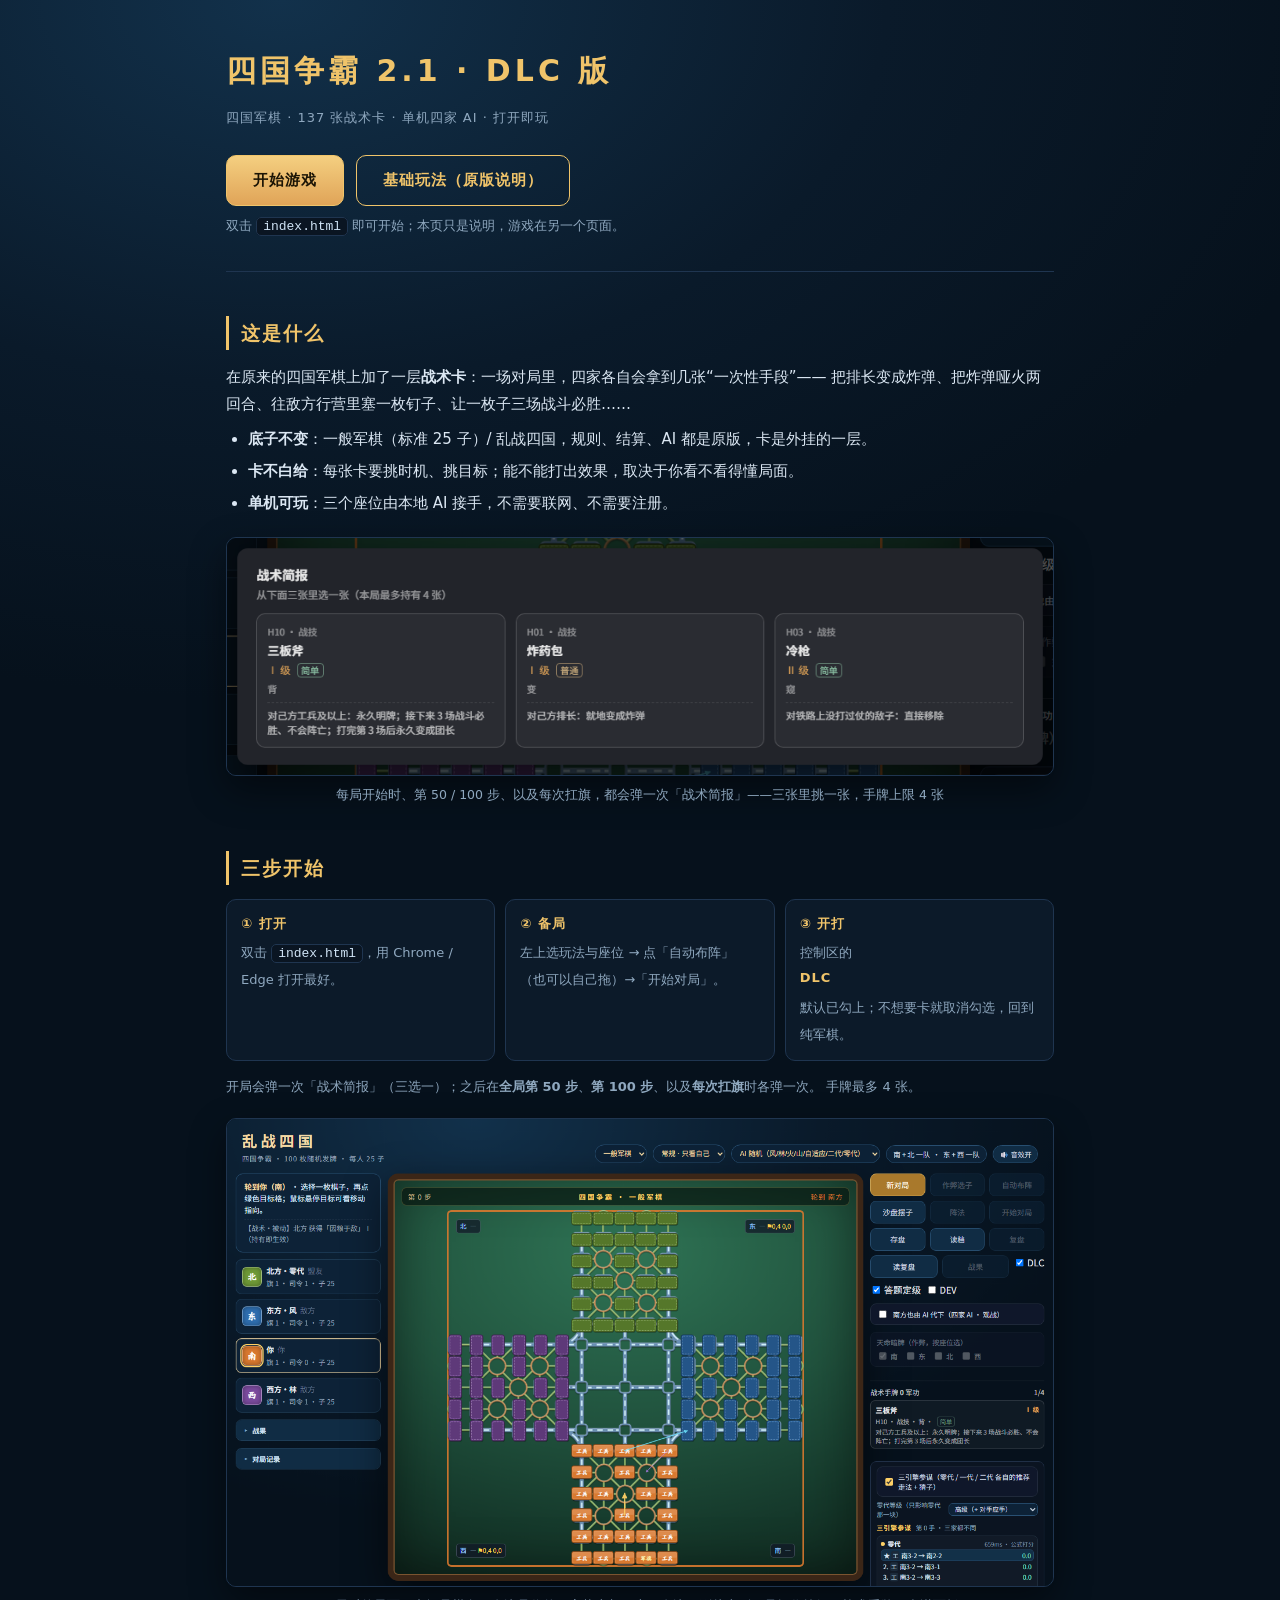
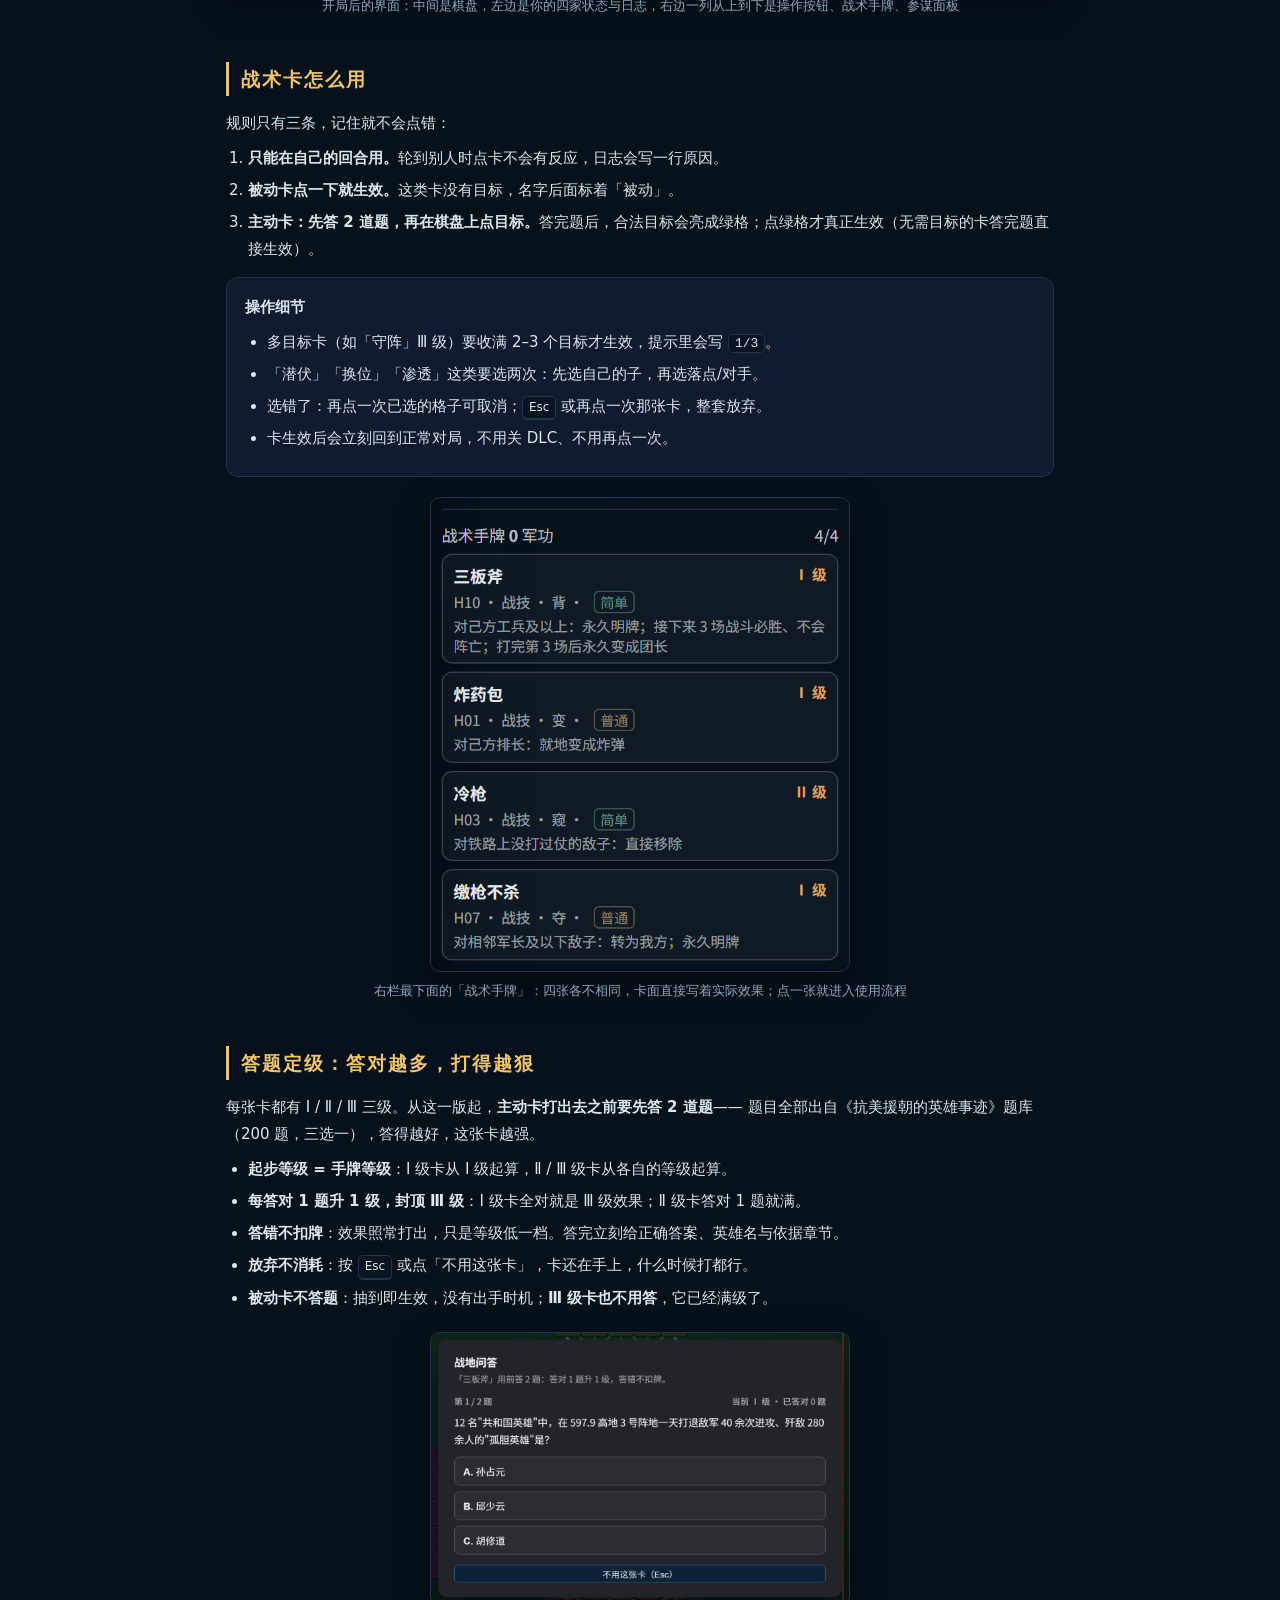
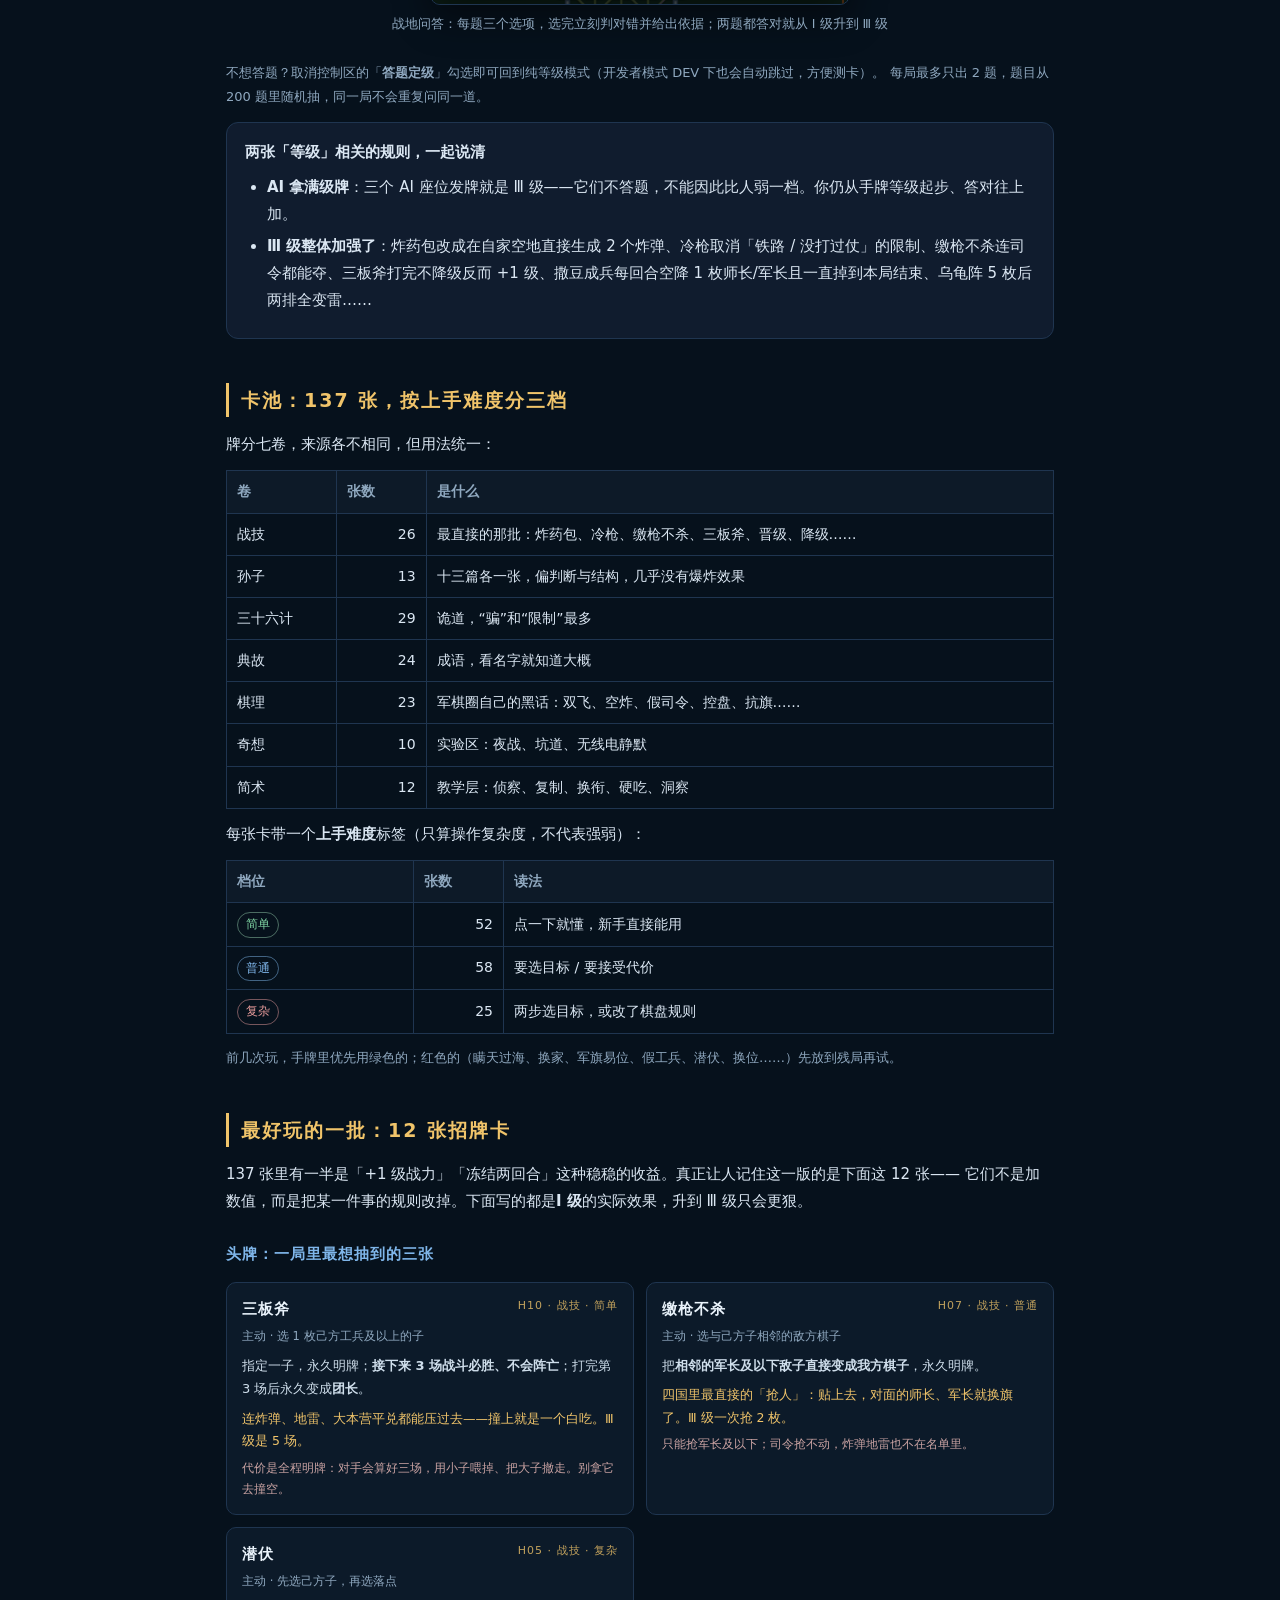
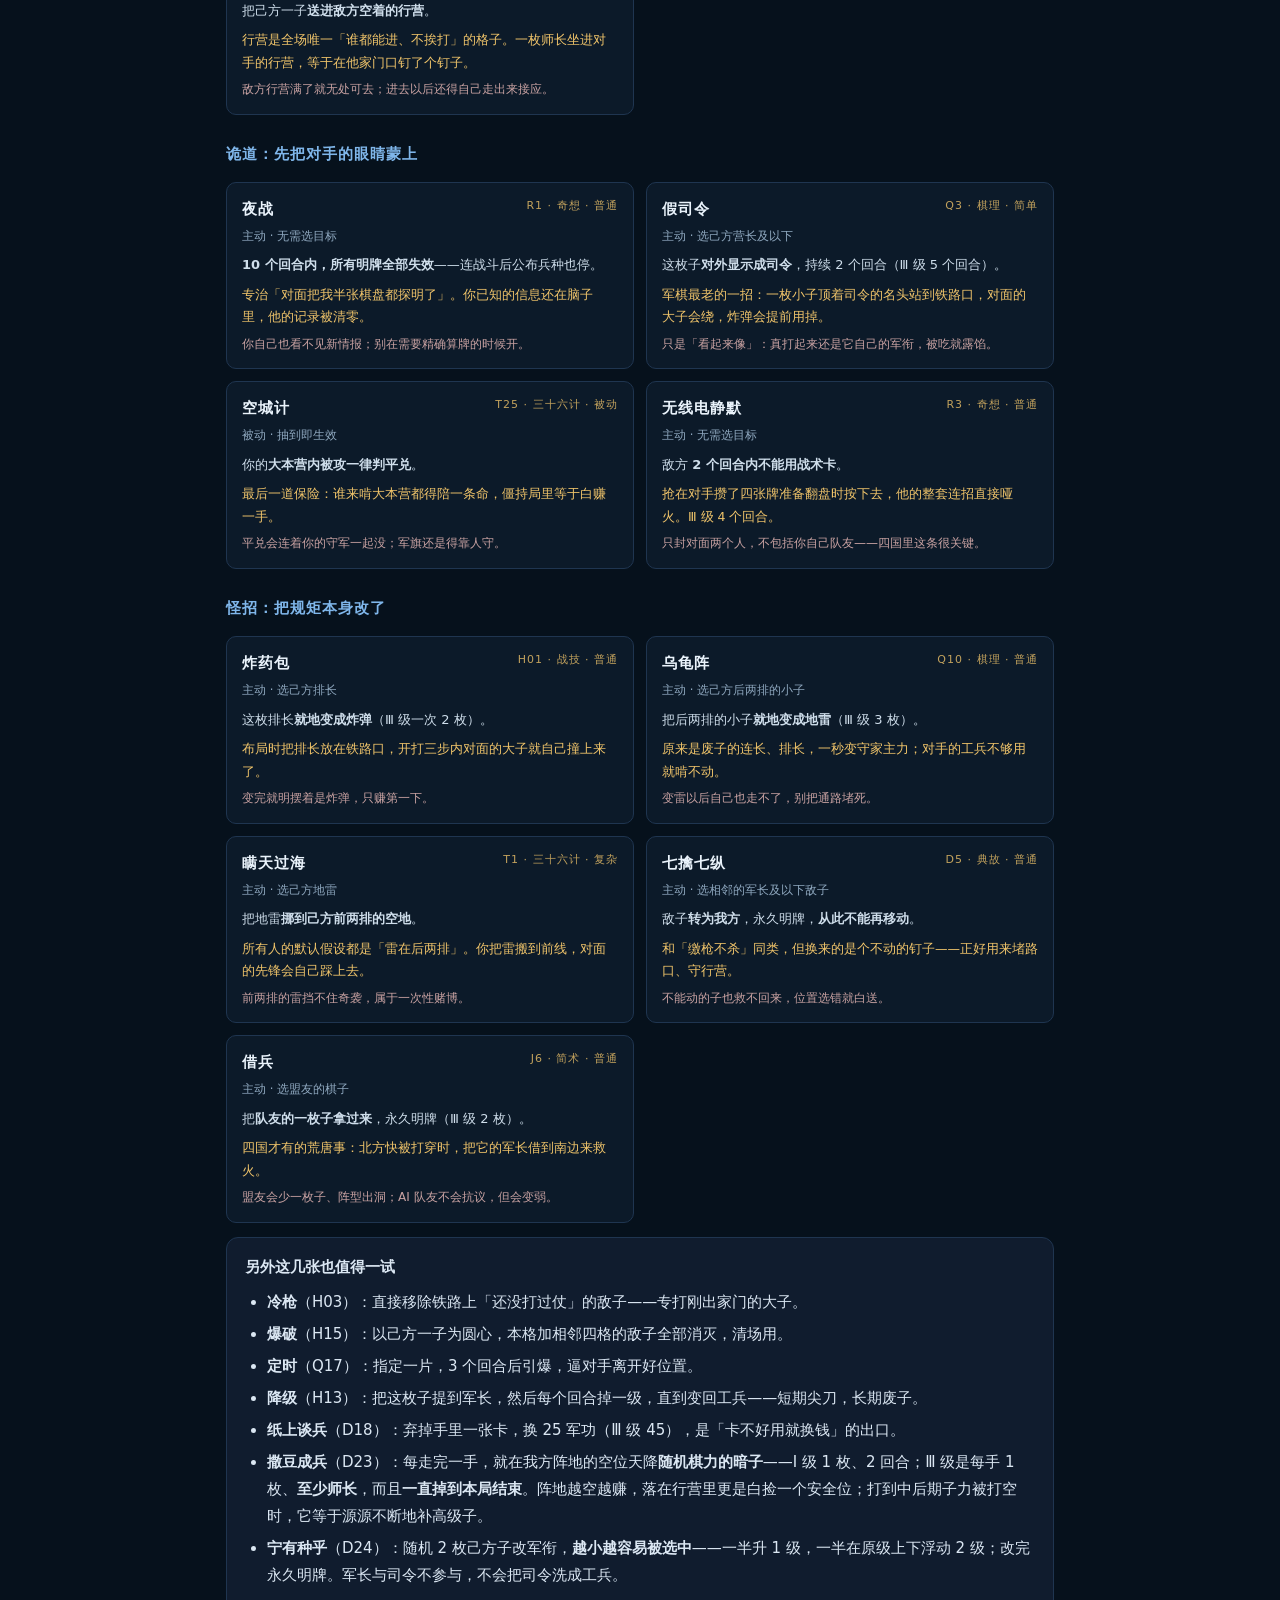
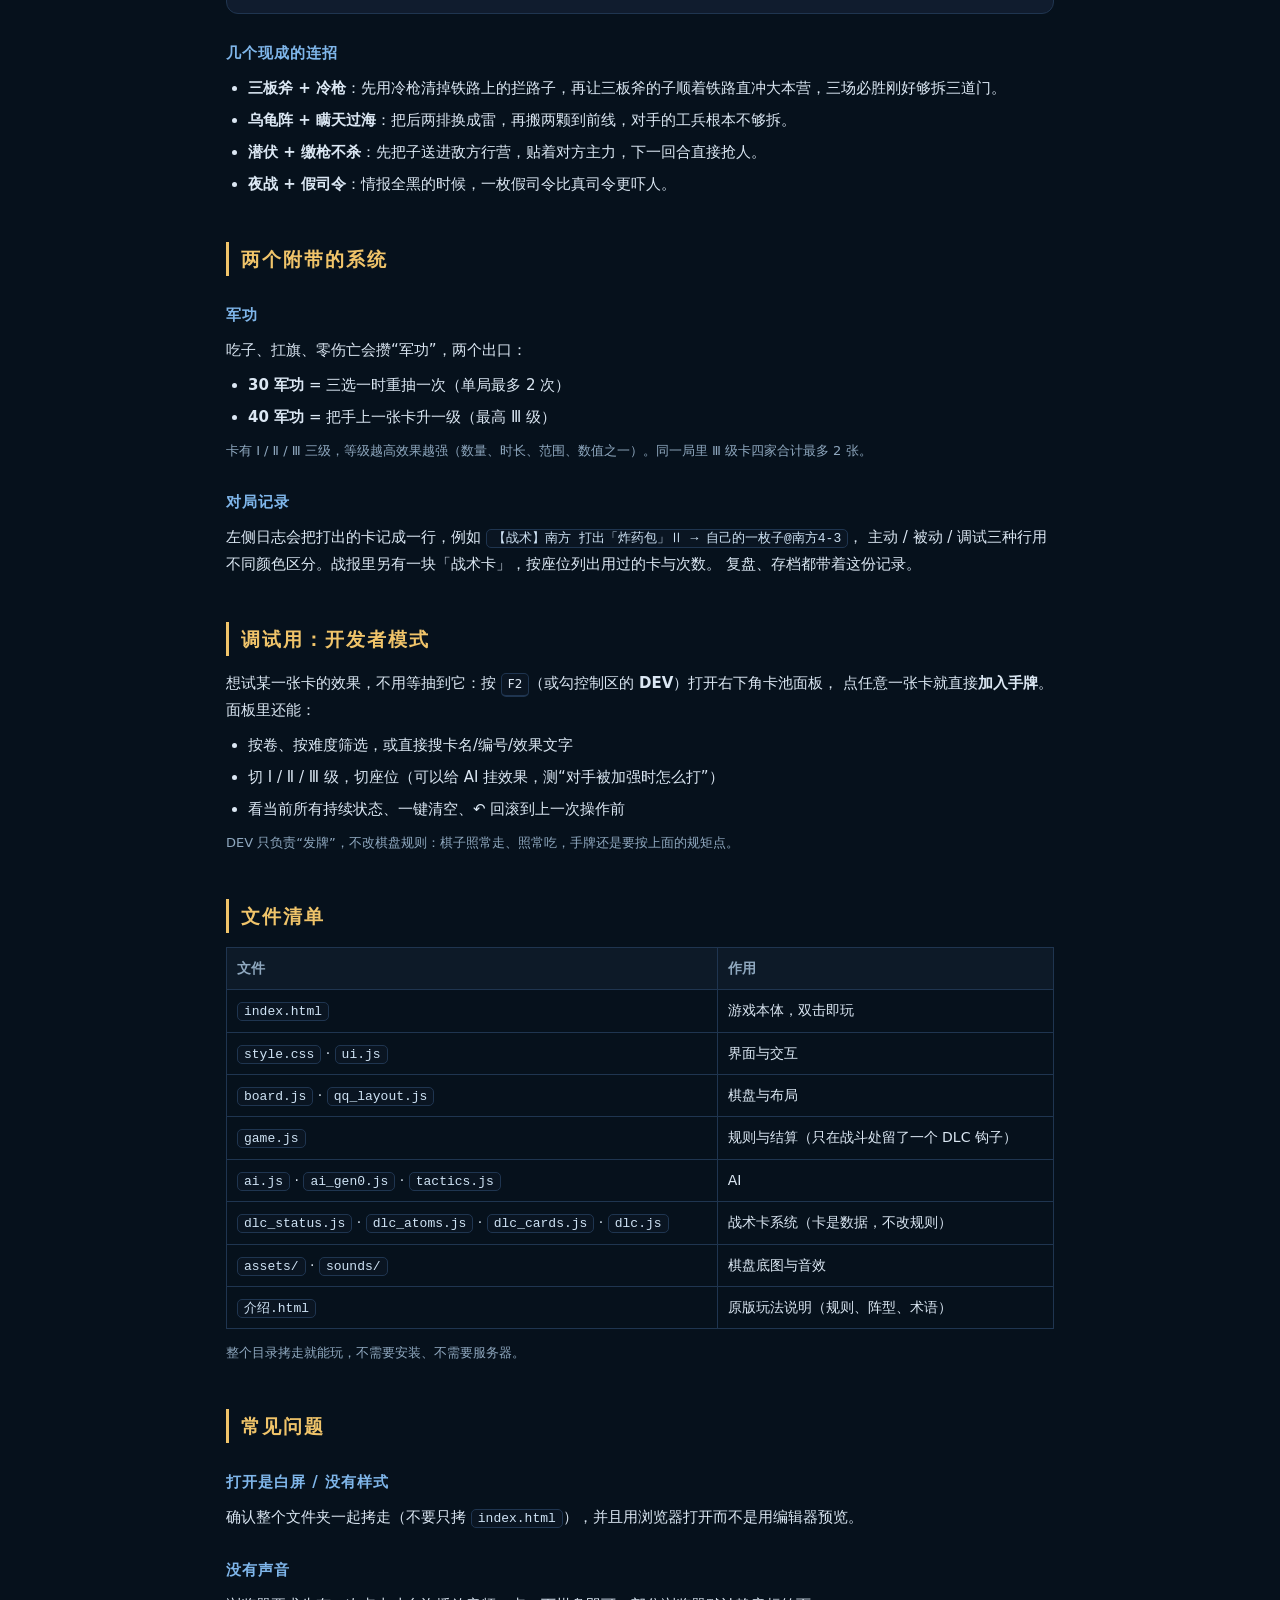
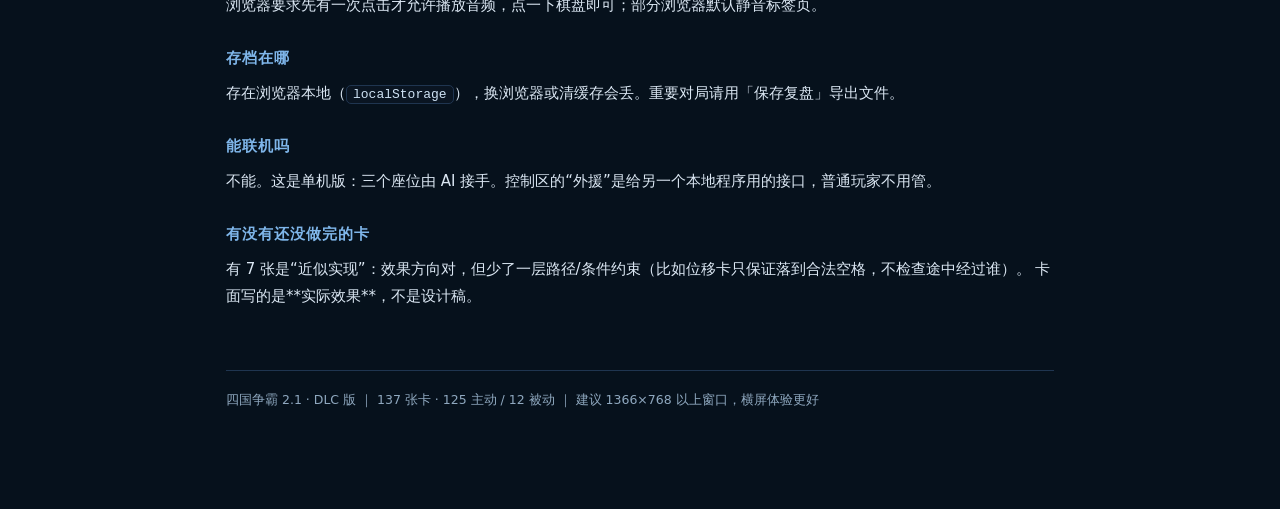
<file: 简介.html>
<!DOCTYPE html>
<html lang="zh-CN">
<head>
<meta charset="utf-8">
<meta name="viewport" content="width=device-width, initial-scale=1">
<title>四国争霸 2.1 · DLC 版 简介</title>
<style>
  :root {
    --bg: #0b1220;
    --panel: #101c2e;
    --line: #1f3550;
    --ink: #dbe7f3;
    --dim: #8fa8bf;
    --gold: #f0c46a;
    --green: #7fd4a3;
    --blue: #7fb6ea;
    --red: #e79b9b;
  }
  * { box-sizing: border-box; }
  body {
    margin: 0;
    background: radial-gradient(1100px 700px at 22% 0%, #12314b 0%, #0a1a2a 55%, #06111c 100%);
    color: var(--ink);
    font: 15px/1.8 "Noto Sans SC", "Microsoft YaHei", "PingFang SC", system-ui, sans-serif;
  }
  .wrap { max-width: 880px; margin: 0 auto; padding: 44px 26px 100px; }
  header { border-bottom: 1px solid var(--line); padding-bottom: 24px; margin-bottom: 8px; }
  h1 { margin: 0 0 8px; font-size: 30px; letter-spacing: 4px; color: var(--gold); }
  .sub { color: var(--dim); font-size: 13px; letter-spacing: 1px; }
  .cta { display: flex; gap: 12px; flex-wrap: wrap; margin: 26px 0 6px; }
  .btn {
    display: inline-block; padding: 11px 26px; border-radius: 10px; text-decoration: none;
    font-weight: 700; letter-spacing: 1px; border: 1px solid var(--gold); color: #1b1405;
    background: linear-gradient(180deg, #f4cf80, #e0a458);
  }
  .btn.ghost { background: transparent; color: var(--gold); }
  .btn:hover { filter: brightness(1.06); }
  h2 {
    margin: 44px 0 14px; font-size: 19px; letter-spacing: 2px; color: var(--gold);
    border-left: 3px solid var(--gold); padding-left: 12px;
  }
  h3 { margin: 26px 0 8px; font-size: 15px; color: var(--blue); letter-spacing: 1px; }
  p { margin: 8px 0; }
  ul, ol { margin: 8px 0 8px 22px; padding: 0; }
  li { margin: 5px 0; }
  code {
    background: #0a1522; border: 1px solid var(--line); border-radius: 5px;
    padding: 1px 6px; font-size: 13px; color: #cfe3f5;
  }
  table { width: 100%; border-collapse: collapse; margin: 12px 0; font-size: 14px; }
  th, td { border: 1px solid var(--line); padding: 8px 10px; text-align: left; }
  th { background: #0d1a28; color: var(--dim); font-weight: 600; }
  td.n { text-align: right; width: 90px; }
  .card {
    background: var(--panel); border: 1px solid var(--line); border-radius: 12px;
    padding: 16px 18px; margin: 14px 0;
  }
  .tag {
    display: inline-block; font-size: 12px; padding: 1px 8px; border-radius: 999px;
    border: 1px solid rgba(143,199,168,.5); color: var(--green); margin-right: 6px;
  }
  .tag.b { border-color: rgba(127,182,234,.5); color: var(--blue); }
  .tag.r { border-color: rgba(231,155,155,.5); color: var(--red); }
  .flow { display: grid; grid-template-columns: repeat(auto-fit, minmax(180px, 1fr)); gap: 10px; margin: 14px 0; }
  .step { background: #0c1a29; border: 1px solid var(--line); border-radius: 10px; padding: 12px 14px; }
  .step b { display: block; color: var(--gold); font-size: 13px; margin-bottom: 4px; letter-spacing: 1px; }
  .step span { font-size: 13px; color: var(--dim); }
  .note { color: var(--dim); font-size: 13px; }
  .kbd { display: inline-block; border: 1px solid var(--line); border-bottom-width: 2px;
    border-radius: 5px; padding: 0 6px; font-size: 12px; color: #dfe9f4; background: #0a1522; }
  figure { margin: 20px 0 26px; }
  figure img {
    display: block; width: 100%; height: auto; border-radius: 10px;
    border: 1px solid var(--line); box-shadow: 0 14px 36px rgba(0,0,0,.45);
  }
  figure.narrow img { max-width: 420px; margin: 0 auto; }
  figcaption { margin-top: 8px; color: var(--dim); font-size: 12.5px; text-align: center; }
  .fun { display: grid; grid-template-columns: repeat(auto-fit, minmax(330px, 1fr)); gap: 12px; margin: 14px 0; }
  .fun .it { background: #0c1a29; border: 1px solid var(--line); border-radius: 10px; padding: 13px 15px; }
  .fun .it h4 { margin: 0 0 3px; font-size: 15px; color: #eaf3fb; letter-spacing: 1px; }
  .fun .it .rk { float: right; font-size: 11px; color: var(--gold); opacity: .8; font-weight: 400; }
  .fun .it .meta { font-size: 11.5px; color: var(--dim); margin-bottom: 7px; }
  .fun .it .ef { font-size: 13px; color: #cfdeeb; }
  .fun .it .tip { font-size: 12.5px; color: var(--gold); margin-top: 7px; }
  .fun .it .warn { font-size: 12px; color: #c9a2a2; margin-top: 5px; }
  footer { margin-top: 60px; border-top: 1px solid var(--line); padding-top: 18px; color: var(--dim); font-size: 12.5px; }
</style>
</head>
<body>
<div class="wrap">

<header>
  <h1>四国争霸 2.1 · DLC 版</h1>
  <div class="sub">四国军棋 · 137 张战术卡 · 单机四家 AI · 打开即玩</div>
  <div class="cta">
    <a class="btn" href="index.html">开始游戏</a>
    <a class="btn ghost" href="介绍.html">基础玩法（原版说明）</a>
  </div>
  <p class="note">双击 <code>index.html</code> 即可开始；本页只是说明，游戏在另一个页面。</p>
</header>

<h2>这是什么</h2>
<p>
  在原来的四国军棋上加了一层<b>战术卡</b>：一场对局里，四家各自会拿到几张“一次性手段”——
  把排长变成炸弹、把炸弹哑火两回合、往敌方行营里塞一枚钉子、让一枚子三场战斗必胜……
</p>
<ul>
  <li><b>底子不变</b>：一般军棋（标准 25 子）/ 乱战四国，规则、结算、AI 都是原版，卡是外挂的一层。</li>
  <li><b>卡不白给</b>：每张卡要挑时机、挑目标；能不能打出效果，取决于你看不看得懂局面。</li>
  <li><b>单机可玩</b>：三个座位由本地 AI 接手，不需要联网、不需要注册。</li>
</ul>

<figure>
  <img src="assets/shots/06b-draft-close.png" alt="战术简报：三选一">
  <figcaption>每局开始时、第 50 / 100 步、以及每次扛旗，都会弹一次「战术简报」——三张里挑一张，手牌上限 4 张</figcaption>
</figure>

<h2>三步开始</h2>
<div class="flow">
  <div class="step"><b>① 打开</b><span>双击 <code>index.html</code>，用 Chrome / Edge 打开最好。</span></div>
  <div class="step"><b>② 备局</b><span>左上选玩法与座位 → 点「自动布阵」（也可以自己拖）→「开始对局」。</span></div>
  <div class="step"><b>③ 开打</b><span>控制区的 <b>DLC</b> 默认已勾上；不想要卡就取消勾选，回到纯军棋。</span></div>
</div>
<p class="note">
  开局会弹一次「战术简报」（三选一）；之后在<b>全局第 50 步</b>、<b>第 100 步</b>、以及<b>每次扛旗</b>时各弹一次。
  手牌最多 4 张。
</p>

<figure>
  <img src="assets/shots/02-advice-full.png" alt="开局界面全景">
  <figcaption>开局后的界面：中间是棋盘，左边是你的四家状态与日志，右边一列从上到下是操作按钮、战术手牌、参谋面板</figcaption>
</figure>

<h2>战术卡怎么用</h2>
<p>规则只有三条，记住就不会点错：</p>
<ol>
  <li><b>只能在自己的回合用。</b>轮到别人时点卡不会有反应，日志会写一行原因。</li>
  <li><b>被动卡点一下就生效。</b>这类卡没有目标，名字后面标着「被动」。</li>
  <li><b>主动卡：先答 2 道题，再在棋盘上点目标。</b>答完题后，合法目标会亮成绿格；点绿格才真正生效（无需目标的卡答完题直接生效）。</li>
</ol>
<div class="card">
  <b>操作细节</b>
  <ul>
    <li>多目标卡（如「守阵」Ⅲ 级）要收满 2–3 个目标才生效，提示里会写 <code>1/3</code>。</li>
    <li>「潜伏」「换位」「渗透」这类要选两次：先选自己的子，再选落点/对手。</li>
    <li>选错了：再点一次已选的格子可取消；<span class="kbd">Esc</span> 或再点一次那张卡，整套放弃。</li>
    <li>卡生效后会立刻回到正常对局，不用关 DLC、不用再点一次。</li>
  </ul>
</div>

<figure class="narrow">
  <img src="assets/shots/07-hand.png" alt="战术手牌">
  <figcaption>右栏最下面的「战术手牌」：四张各不相同，卡面直接写着实际效果；点一张就进入使用流程</figcaption>
</figure>

<h2>答题定级：答对越多，打得越狠</h2>
<p>
  每张卡都有 Ⅰ / Ⅱ / Ⅲ 三级。从这一版起，<b>主动卡打出去之前要先答 2 道题</b>——
  题目全部出自《抗美援朝的英雄事迹》题库（200 题，三选一），答得越好，这张卡越强。
</p>
<ul>
  <li><b>起步等级 = 手牌等级</b>：Ⅰ 级卡从 Ⅰ 级起算，Ⅱ / Ⅲ 级卡从各自的等级起算。</li>
  <li><b>每答对 1 题升 1 级，封顶 Ⅲ 级</b>：Ⅰ 级卡全对就是 Ⅲ 级效果；Ⅱ 级卡答对 1 题就满。</li>
  <li><b>答错不扣牌</b>：效果照常打出，只是等级低一档。答完立刻给正确答案、英雄名与依据章节。</li>
  <li><b>放弃不消耗</b>：按 <span class="kbd">Esc</span> 或点「不用这张卡」，卡还在手上，什么时候打都行。</li>
  <li><b>被动卡不答题</b>：抽到即生效，没有出手时机；<b>Ⅲ 级卡也不用答</b>，它已经满级了。</li>
</ul>

<figure class="narrow">
  <img src="assets/shots/08-quiz.png" alt="战地问答">
  <figcaption>战地问答：每题三个选项，选完立刻判对错并给出依据；两题都答对就从 Ⅰ 级升到 Ⅲ 级</figcaption>
</figure>

<p class="note">
  不想答题？取消控制区的「<b>答题定级</b>」勾选即可回到纯等级模式（开发者模式 DEV 下也会自动跳过，方便测卡）。
  每局最多只出 2 题，题目从 200 题里随机抽，同一局不会重复问同一道。
</p>

<div class="card">
  <b>两张「等级」相关的规则，一起说清</b>
  <ul>
    <li><b>AI 拿满级牌</b>：三个 AI 座位发牌就是 Ⅲ 级——它们不答题，不能因此比人弱一档。你仍从手牌等级起步、答对往上加。</li>
    <li><b>Ⅲ 级整体加强了</b>：炸药包改成在自家空地直接生成 2 个炸弹、冷枪取消「铁路 / 没打过仗」的限制、缴枪不杀连司令都能夺、三板斧打完不降级反而 +1 级、撒豆成兵每回合空降 1 枚师长/军长且一直掉到本局结束、乌龟阵 5 枚后两排全变雷……</li>
  </ul>
</div>

<h2>卡池：137 张，按上手难度分三档</h2>
<p>牌分七卷，来源各不相同，但用法统一：</p>
<table>
  <tr><th>卷</th><th>张数</th><th>是什么</th></tr>
  <tr><td>战技</td><td class="n">26</td><td>最直接的那批：炸药包、冷枪、缴枪不杀、三板斧、晋级、降级……</td></tr>
  <tr><td>孙子</td><td class="n">13</td><td>十三篇各一张，偏判断与结构，几乎没有爆炸效果</td></tr>
  <tr><td>三十六计</td><td class="n">29</td><td>诡道，“骗”和“限制”最多</td></tr>
  <tr><td>典故</td><td class="n">24</td><td>成语，看名字就知道大概</td></tr>
  <tr><td>棋理</td><td class="n">23</td><td>军棋圈自己的黑话：双飞、空炸、假司令、控盘、抗旗……</td></tr>
  <tr><td>奇想</td><td class="n">10</td><td>实验区：夜战、坑道、无线电静默</td></tr>
  <tr><td>简术</td><td class="n">12</td><td>教学层：侦察、复制、换衔、硬吃、洞察</td></tr>
</table>

<p>每张卡带一个<b>上手难度</b>标签（只算操作复杂度，不代表强弱）：</p>
<table>
  <tr><th>档位</th><th>张数</th><th>读法</th></tr>
  <tr><td><span class="tag">简单</span></td><td class="n">52</td><td>点一下就懂，新手直接能用</td></tr>
  <tr><td><span class="tag b">普通</span></td><td class="n">58</td><td>要选目标 / 要接受代价</td></tr>
  <tr><td><span class="tag r">复杂</span></td><td class="n">25</td><td>两步选目标，或改了棋盘规则</td></tr>
</table>
<p class="note">
  前几次玩，手牌里优先用绿色的；红色的（瞒天过海、换家、军旗易位、假工兵、潜伏、换位……）先放到残局再试。
</p>

<h2>最好玩的一批：12 张招牌卡</h2>
<p>
  137 张里有一半是「+1 级战力」「冻结两回合」这种稳稳的收益。真正让人记住这一版的是下面这 12 张——
  它们不是加数值，而是把某一件事的规则改掉。下面写的都是<b>Ⅰ 级</b>的实际效果，升到 Ⅲ 级只会更狠。
</p>

<h3>头牌：一局里最想抽到的三张</h3>
<div class="fun">
  <div class="it">
    <h4>三板斧<span class="rk">H10 · 战技 · 简单</span></h4>
    <div class="meta">主动 · 选 1 枚己方工兵及以上的子</div>
    <div class="ef">指定一子，永久明牌；<b>接下来 3 场战斗必胜、不会阵亡</b>；打完第 3 场后永久变成<b>团长</b>。</div>
    <div class="tip">连炸弹、地雷、大本营平兑都能压过去——撞上就是一个白吃。Ⅲ 级是 5 场。</div>
    <div class="warn">代价是全程明牌：对手会算好三场，用小子喂掉、把大子撤走。别拿它去撞空。</div>
  </div>
  <div class="it">
    <h4>缴枪不杀<span class="rk">H07 · 战技 · 普通</span></h4>
    <div class="meta">主动 · 选与己方子相邻的敌方棋子</div>
    <div class="ef">把<b>相邻的军长及以下敌子直接变成我方棋子</b>，永久明牌。</div>
    <div class="tip">四国里最直接的「抢人」：贴上去，对面的师长、军长就换旗了。Ⅲ 级一次抢 2 枚。</div>
    <div class="warn">只能抢军长及以下；司令抢不动，炸弹地雷也不在名单里。</div>
  </div>
  <div class="it">
    <h4>潜伏<span class="rk">H05 · 战技 · 复杂</span></h4>
    <div class="meta">主动 · 先选己方子，再选落点</div>
    <div class="ef">把己方一子<b>送进敌方空着的行营</b>。</div>
    <div class="tip">行营是全场唯一「谁都能进、不挨打」的格子。一枚师长坐进对手的行营，等于在他家门口钉了个钉子。</div>
    <div class="warn">敌方行营满了就无处可去；进去以后还得自己走出来接应。</div>
  </div>
</div>

<h3>诡道：先把对手的眼睛蒙上</h3>
<div class="fun">
  <div class="it">
    <h4>夜战<span class="rk">R1 · 奇想 · 普通</span></h4>
    <div class="meta">主动 · 无需选目标</div>
    <div class="ef"><b>10 个回合内，所有明牌全部失效</b>——连战斗后公布兵种也停。</div>
    <div class="tip">专治「对面把我半张棋盘都探明了」。你已知的信息还在脑子里，他的记录被清零。</div>
    <div class="warn">你自己也看不见新情报；别在需要精确算牌的时候开。</div>
  </div>
  <div class="it">
    <h4>假司令<span class="rk">Q3 · 棋理 · 简单</span></h4>
    <div class="meta">主动 · 选己方营长及以下</div>
    <div class="ef">这枚子<b>对外显示成司令</b>，持续 2 个回合（Ⅲ 级 5 个回合）。</div>
    <div class="tip">军棋最老的一招：一枚小子顶着司令的名头站到铁路口，对面的大子会绕，炸弹会提前用掉。</div>
    <div class="warn">只是「看起来像」：真打起来还是它自己的军衔，被吃就露馅。</div>
  </div>
  <div class="it">
    <h4>空城计<span class="rk">T25 · 三十六计 · 被动</span></h4>
    <div class="meta">被动 · 抽到即生效</div>
    <div class="ef">你的<b>大本营内被攻一律判平兑</b>。</div>
    <div class="tip">最后一道保险：谁来啃大本营都得陪一条命，僵持局里等于白赚一手。</div>
    <div class="warn">平兑会连着你的守军一起没；军旗还是得靠人守。</div>
  </div>
  <div class="it">
    <h4>无线电静默<span class="rk">R3 · 奇想 · 普通</span></h4>
    <div class="meta">主动 · 无需选目标</div>
    <div class="ef">敌方 <b>2 个回合内不能用战术卡</b>。</div>
    <div class="tip">抢在对手攒了四张牌准备翻盘时按下去，他的整套连招直接哑火。Ⅲ 级 4 个回合。</div>
    <div class="warn">只封对面两个人，不包括你自己队友——四国里这条很关键。</div>
  </div>
</div>

<h3>怪招：把规矩本身改了</h3>
<div class="fun">
  <div class="it">
    <h4>炸药包<span class="rk">H01 · 战技 · 普通</span></h4>
    <div class="meta">主动 · 选己方排长</div>
    <div class="ef">这枚排长<b>就地变成炸弹</b>（Ⅲ 级一次 2 枚）。</div>
    <div class="tip">布局时把排长放在铁路口，开打三步内对面的大子就自己撞上来了。</div>
    <div class="warn">变完就明摆着是炸弹，只赚第一下。</div>
  </div>
  <div class="it">
    <h4>乌龟阵<span class="rk">Q10 · 棋理 · 普通</span></h4>
    <div class="meta">主动 · 选己方后两排的小子</div>
    <div class="ef">把后两排的小子<b>就地变成地雷</b>（Ⅲ 级 3 枚）。</div>
    <div class="tip">原来是废子的连长、排长，一秒变守家主力；对手的工兵不够用就啃不动。</div>
    <div class="warn">变雷以后自己也走不了，别把通路堵死。</div>
  </div>
  <div class="it">
    <h4>瞒天过海<span class="rk">T1 · 三十六计 · 复杂</span></h4>
    <div class="meta">主动 · 选己方地雷</div>
    <div class="ef">把地雷<b>挪到己方前两排的空地</b>。</div>
    <div class="tip">所有人的默认假设都是「雷在后两排」。你把雷搬到前线，对面的先锋会自己踩上去。</div>
    <div class="warn">前两排的雷挡不住奇袭，属于一次性赌博。</div>
  </div>
  <div class="it">
    <h4>七擒七纵<span class="rk">D5 · 典故 · 普通</span></h4>
    <div class="meta">主动 · 选相邻的军长及以下敌子</div>
    <div class="ef">敌子<b>转为我方</b>，永久明牌，<b>从此不能再移动</b>。</div>
    <div class="tip">和「缴枪不杀」同类，但换来的是个不动的钉子——正好用来堵路口、守行营。</div>
    <div class="warn">不能动的子也救不回来，位置选错就白送。</div>
  </div>
  <div class="it">
    <h4>借兵<span class="rk">J6 · 简术 · 普通</span></h4>
    <div class="meta">主动 · 选盟友的棋子</div>
    <div class="ef">把<b>队友的一枚子拿过来</b>，永久明牌（Ⅲ 级 2 枚）。</div>
    <div class="tip">四国才有的荒唐事：北方快被打穿时，把它的军长借到南边来救火。</div>
    <div class="warn">盟友会少一枚子、阵型出洞；AI 队友不会抗议，但会变弱。</div>
  </div>
</div>

<div class="card">
  <b>另外这几张也值得一试</b>
  <ul>
    <li><b>冷枪</b>（H03）：直接移除铁路上「还没打过仗」的敌子——专打刚出家门的大子。</li>
    <li><b>爆破</b>（H15）：以己方一子为圆心，本格加相邻四格的敌子全部消灭，清场用。</li>
    <li><b>定时</b>（Q17）：指定一片，3 个回合后引爆，逼对手离开好位置。</li>
    <li><b>降级</b>（H13）：把这枚子提到军长，然后每个回合掉一级，直到变回工兵——短期尖刀，长期废子。</li>
    <li><b>纸上谈兵</b>（D18）：弃掉手里一张卡，换 25 军功（Ⅲ 级 45），是「卡不好用就换钱」的出口。</li>
    <li><b>撒豆成兵</b>（D23）：每走完一手，就在我方阵地的空位天降<b>随机棋力的暗子</b>——Ⅰ 级 1 枚、2 回合；Ⅲ 级是每手 1 枚、<b>至少师长</b>，而且<b>一直掉到本局结束</b>。阵地越空越赚，落在行营里更是白捡一个安全位；打到中后期子力被打空时，它等于源源不断地补高级子。</li>
    <li><b>宁有种乎</b>（D24）：随机 2 枚己方子改军衔，<b>越小越容易被选中</b>——一半升 1 级，一半在原级上下浮动 2 级；改完永久明牌。军长与司令不参与，不会把司令洗成工兵。</li>
  </ul>
</div>

<h3>几个现成的连招</h3>
<ul>
  <li><b>三板斧 + 冷枪</b>：先用冷枪清掉铁路上的拦路子，再让三板斧的子顺着铁路直冲大本营，三场必胜刚好够拆三道门。</li>
  <li><b>乌龟阵 + 瞒天过海</b>：把后两排换成雷，再搬两颗到前线，对手的工兵根本不够拆。</li>
  <li><b>潜伏 + 缴枪不杀</b>：先把子送进敌方行营，贴着对方主力，下一回合直接抢人。</li>
  <li><b>夜战 + 假司令</b>：情报全黑的时候，一枚假司令比真司令更吓人。</li>
</ul>

<h2>两个附带的系统</h2>
<h3>军功</h3>
<p>吃子、扛旗、零伤亡会攒“军功”，两个出口：</p>
<ul>
  <li><b>30 军功</b> = 三选一时重抽一次（单局最多 2 次）</li>
  <li><b>40 军功</b> = 把手上一张卡升一级（最高 Ⅲ 级）</li>
</ul>
<p class="note">卡有 Ⅰ / Ⅱ / Ⅲ 三级，等级越高效果越强（数量、时长、范围、数值之一）。同一局里 Ⅲ 级卡四家合计最多 2 张。</p>

<h3>对局记录</h3>
<p>
  左侧日志会把打出的卡记成一行，例如
  <code>【战术】南方 打出「炸药包」Ⅱ → 自己的一枚子@南方4-3</code>，
  主动 / 被动 / 调试三种行用不同颜色区分。战报里另有一块「战术卡」，按座位列出用过的卡与次数。
  复盘、存档都带着这份记录。
</p>

<h2>调试用：开发者模式</h2>
<p>
  想试某一张卡的效果，不用等抽到它：按 <span class="kbd">F2</span>（或勾控制区的 <b>DEV</b>）打开右下角卡池面板，
  点任意一张卡就直接<b>加入手牌</b>。面板里还能：
</p>
<ul>
  <li>按卷、按难度筛选，或直接搜卡名/编号/效果文字</li>
  <li>切 Ⅰ / Ⅱ / Ⅲ 级，切座位（可以给 AI 挂效果，测“对手被加强时怎么打”）</li>
  <li>看当前所有持续状态、一键清空、↶ 回滚到上一次操作前</li>
</ul>
<p class="note">
  DEV 只负责“发牌”，不改棋盘规则：棋子照常走、照常吃，手牌还是要按上面的规矩点。
</p>

<h2>文件清单</h2>
<table>
  <tr><th>文件</th><th>作用</th></tr>
  <tr><td><code>index.html</code></td><td>游戏本体，双击即玩</td></tr>
  <tr><td><code>style.css</code> · <code>ui.js</code></td><td>界面与交互</td></tr>
  <tr><td><code>board.js</code> · <code>qq_layout.js</code></td><td>棋盘与布局</td></tr>
  <tr><td><code>game.js</code></td><td>规则与结算（只在战斗处留了一个 DLC 钩子）</td></tr>
  <tr><td><code>ai.js</code> · <code>ai_gen0.js</code> · <code>tactics.js</code></td><td>AI</td></tr>
  <tr><td><code>dlc_status.js</code> · <code>dlc_atoms.js</code> · <code>dlc_cards.js</code> · <code>dlc.js</code></td><td>战术卡系统（卡是数据，不改规则）</td></tr>
  <tr><td><code>assets/</code> · <code>sounds/</code></td><td>棋盘底图与音效</td></tr>
  <tr><td><code>介绍.html</code></td><td>原版玩法说明（规则、阵型、术语）</td></tr>
</table>
<p class="note">整个目录拷走就能玩，不需要安装、不需要服务器。</p>

<h2>常见问题</h2>
<h3>打开是白屏 / 没有样式</h3>
<p>确认整个文件夹一起拷走（不要只拷 <code>index.html</code>），并且用浏览器打开而不是用编辑器预览。</p>

<h3>没有声音</h3>
<p>浏览器要求先有一次点击才允许播放音频，点一下棋盘即可；部分浏览器默认静音标签页。</p>

<h3>存档在哪</h3>
<p>存在浏览器本地（<code>localStorage</code>），换浏览器或清缓存会丢。重要对局请用「保存复盘」导出文件。</p>

<h3>能联机吗</h3>
<p>不能。这是单机版：三个座位由 AI 接手。控制区的“外援”是给另一个本地程序用的接口，普通玩家不用管。</p>

<h3>有没有还没做完的卡</h3>
<p>
  有 7 张是“近似实现”：效果方向对，但少了一层路径/条件约束（比如位移卡只保证落到合法空格，不检查途中经过谁）。
  卡面写的是**实际效果**，不是设计稿。
</p>

<footer>
  四国争霸 2.1 · DLC 版 ｜ 137 张卡 · 125 主动 / 12 被动 ｜ 建议 1366×768 以上窗口，横屏体验更好
</footer>

</div>
</body>
</html>
</file>
<file: style.css>
* { box-sizing: border-box; }
html, body { margin: 0; height: 100%; }
body {
  background: radial-gradient(1200px 700px at 30% 0%, #1b2432 0%, #0b0f16 55%, #070a0f 100%);
  color: #e5e7eb;
  font-family: "Noto Sans SC", "Microsoft YaHei", "PingFang SC", system-ui, sans-serif;
  min-height: 100vh;
}

header {
  display: flex;
  align-items: flex-end;
  justify-content: space-between;
  gap: 16px;
  padding: 18px 26px 10px;
}
.brand h1 {
  margin: 0;
  font-size: 26px;
  letter-spacing: 6px;
  color: #f3d9a4;
  font-weight: 700;
}
.brand p {
  margin: 4px 0 0;
  font-size: 12px;
  color: #94a3b8;
  letter-spacing: 1px;
}
.badge {
  font-size: 12px;
  color: #cbd5e1;
  border: 1px solid #334155;
  background: #0f172a;
  padding: 6px 12px;
  border-radius: 999px;
  white-space: nowrap;
}

main {
  display: flex;
  align-items: flex-start;
  gap: 20px;
  padding: 8px 26px 26px;
}
.board-wrap {
  flex: 1 1 720px;
  min-width: 320px;
  max-width: 780px;
  background: linear-gradient(180deg, #141b26, #0d1219);
  border: 1px solid #263041;
  border-radius: 18px;
  padding: 10px;
  box-shadow: 0 24px 60px rgba(0, 0, 0, .45), inset 0 1px 0 rgba(255,255,255,.04);
}
#board { width: 100%; height: auto; display: block; touch-action: manipulation; }

/* 棋盘线条 */
.road { stroke: #4b5563; stroke-width: 0.045; stroke-linecap: round; }
.rail { stroke: #b99a63; stroke-width: 0.11; stroke-linecap: round; opacity: .9; }
.cellbg {
  fill: #111827;
  stroke: #334155;
  stroke-width: 0.035;
  transition: fill .12s, stroke .12s;
}
.campbg { fill: #1e293b; stroke: #64748b; stroke-width: 0.04; stroke-dasharray: 0.12 0.08; }
.hqbg { fill: #3a2c25; stroke: #c08a4a; stroke-width: 0.06; }
.centerdot { fill: #94a3b8; }
.celllabel {
  fill: #64748b;
  font-size: 0.2px;
  text-anchor: middle;
  dominant-baseline: central;
  pointer-events: none;
  user-select: none;
}
.seat-label {
  fill: #64748b;
  font-size: 0.5px;
  letter-spacing: 0.12px;
  text-anchor: middle;
  dominant-baseline: central;
  user-select: none;
}

/* 高亮 */
.cell.target .cellbg { fill: #14532d; stroke: #22c55e; stroke-width: 0.08; }
.cell.selected .cellbg { fill: #3b2f12; stroke: #fbbf24; stroke-width: 0.09; }
.cell.last .cellbg { stroke: #e2e8f0; stroke-width: 0.05; }

/* 棋子 */
.piece { cursor: pointer; }
.piece .disc {
  stroke: #0b1220;
  stroke-width: 0.045;
  filter: drop-shadow(0 0.04px 0.05px rgba(0,0,0,.6));
}
.piece .inner { pointer-events: none; }
.piece .ptext {
  fill: #fff;
  font-size: 0.27px;
  text-anchor: middle;
  dominant-baseline: central;
  pointer-events: none;
  user-select: none;
  font-weight: 600;
}
.piece.hidden .disc { stroke-dasharray: 0.1 0.06; }
.piece.hidden .ptext { fill: #94a3b8; font-size: 0.36px; font-weight: 400; }
.piece.ally .disc { opacity: .95; }
.piece.revealed .disc { stroke: #f8fafc; stroke-width: 0.05; }
.piece.selected-piece .disc { stroke: #fbbf24; stroke-width: 0.09; }

/* 侧栏 */
.panel {
  width: 360px;
  flex: 0 0 360px;
  display: flex;
  flex-direction: column;
  gap: 12px;
}
.status {
  min-height: 54px;
  padding: 12px 14px;
  border-radius: 12px;
  border: 1px solid #263041;
  background: #0f172a;
  color: #dbeafe;
  font-size: 13px;
  line-height: 1.55;
}
.status b { color: #f3d9a4; }
.status .lastlog {
  margin-top: 6px;
  padding-top: 5px;
  border-top: 1px dashed rgba(148, 163, 184, .15);
  color: #94a3b8;
  font-size: 12px;
}

.controls { display: flex; gap: 8px; flex-wrap: wrap; }
.controls .setup-seat {
  flex: 1 1 100%;
  padding: 8px 10px;
  border-radius: 10px;
  border: 1px solid #2b5478;
  background: #0d2237;
  color: #f3d9a4;
  font-size: 12px;
  outline: none;
  cursor: pointer;
}
.controls .setup-seat.hidden { display: none; }
.controls button { flex: 1 1 86px; }
button {
  flex: 1;
  padding: 9px 10px;
  border-radius: 10px;
  border: 1px solid #334155;
  background: #131c2b;
  color: #cbd5e1;
  font-size: 13px;
  cursor: pointer;
  transition: .15s;
}
button:hover:not(:disabled) { background: #1b2638; border-color: #475569; color: #fff; }
button.primary { background: #7c5a2a; border-color: #b98a45; color: #fff5e1; }
button.primary:hover:not(:disabled) { background: #8f6a33; }
button:disabled { opacity: .35; cursor: not-allowed; }

.players { display: grid; grid-template-columns: 1fr 1fr; gap: 8px; }
.player {
  border: 1px solid #263041;
  background: #0f172a;
  border-radius: 10px;
  padding: 9px 10px;
  font-size: 12px;
  color: #94a3b8;
}
.player .pname { font-size: 13px; font-weight: 600; color: #e2e8f0; display: flex; align-items: center; gap: 6px; }
.player .dot { width: 8px; height: 8px; border-radius: 50%; display: inline-block; }
.player .meta { margin-top: 3px; line-height: 1.5; }
.player.active { border-color: #f3d9a4; box-shadow: 0 0 0 1px rgba(243,217,164,.25) inset; }
.player.out { opacity: .45; text-decoration: line-through; }

.log-title { font-size: 12px; color: #64748b; letter-spacing: 1px; margin-top: 2px; }
.log {
  height: 260px;
  overflow-y: auto;
  border: 1px solid #263041;
  background: #0a0f17;
  border-radius: 10px;
  padding: 8px 10px;
  font-size: 12px;
  line-height: 1.7;
  color: #9fb0c7;
}
.log div { border-bottom: 1px dashed rgba(148,163,184,.08); padding: 2px 0; }
.log div:last-child { color: #e2e8f0; border-bottom: 0; }
.log div.lg-card { color: #e0a458; }
.log div.lg-passive { color: #8fc7a8; }
.log div.lg-dev { color: #9db4d8; }

.rules {
  border: 1px solid #263041;
  background: #0f172a;
  border-radius: 10px;
  padding: 8px 12px;
  font-size: 12px;
  color: #94a3b8;
}
.rules summary { cursor: pointer; color: #cbd5e1; }
.rules ul { padding-left: 18px; line-height: 1.7; }
.rules b { color: #f3d9a4; }

@media (max-width: 1080px) {
  main { flex-direction: column; }
  .panel { width: 100%; flex-basis: auto; }
  .board-wrap { max-width: 100%; }
}

.lastline {
  stroke: #e2e8f0;
  stroke-width: 0.055;
  stroke-dasharray: 0.14 0.1;
  opacity: .7;
  pointer-events: none;
}

.cell.captured .cellbg {
  stroke: #ef4444;
  stroke-width: 0.06;
  stroke-dasharray: 0.1 0.06;
}

.head-right { display: flex; align-items: center; gap: 10px; }
.sound-btn {
  flex: none;
  width: auto;
  padding: 6px 10px;
  font-size: 12px;
  border-radius: 999px;
}

.check {
  display: flex;
  align-items: center;
  gap: 8px;
  font-size: 12px;
  color: #cbd5e1;
  background: #0f172a;
  border: 1px solid #263041;
  border-radius: 10px;
  padding: 8px 10px;
}
.check input { accent-color: #b98a45; }
.check.hidden { display: none; }

/* 外援座位选择 */
.agent-select {
  margin-left: auto;
  max-width: 70%;
  padding: 3px 4px;
  border-radius: 6px;
  border: 1px solid #334155;
  background: #111c2e;
  color: #e2e8f0;
  font-size: 12px;
}

/* 天命暗牌：按座位选择 */
.latent-wrap {
  flex-direction: column;
  align-items: flex-start;
  gap: 6px;
}
.latent-title { font-size: 12px; color: #cbd5e1; }
.latent-seats {
  display: flex;
  gap: 12px;
}
.latent-seats label {
  display: flex;
  align-items: center;
  gap: 4px;
  font-size: 12px;
  color: #e2e8f0;
  cursor: pointer;
}

/* 敌方棋子标记菜单 */
.mark-menu {
  position: fixed;
  z-index: 60;
  display: grid;
  grid-template-columns: repeat(4, minmax(46px, 1fr));
  gap: 4px;
  padding: 8px;
  background: #0f172a;
  border: 1px solid #334155;
  border-radius: 10px;
  box-shadow: 0 10px 30px rgba(0, 0, 0, .55);
}
.mark-menu.hidden { display: none; }
.mark-menu button {
  padding: 5px 6px;
  font-size: 12px;
  color: #e2e8f0;
  background: #1a2536;
  border: 1px solid #2b3a4f;
  border-radius: 7px;
  cursor: pointer;
}
.mark-menu button:hover { background: #24334a; border-color: #b98a45; }
.mark-menu .mm-clear { grid-column: span 4; color: #f8b4b4; }
.mark-menu .mm-head {
  grid-column: span 4;
  font-size: 11px;
  color: #94a3b8;
  padding: 0 2px 2px;
}

/* 复盘库 */
.replay-list {
  display: flex;
  flex-direction: column;
  gap: 8px;
  max-height: 46vh;
  overflow: auto;
  margin-bottom: 12px;
}
.replay-item {
  display: flex;
  align-items: center;
  gap: 10px;
  padding: 10px;
  background: #0f172a;
  border: 1px solid #263041;
  border-radius: 10px;
}
.replay-item .ri-main { flex: 1; min-width: 0; }
.replay-item .ri-name {
  font-size: 13px;
  color: #f3d9a4;
  white-space: nowrap;
  overflow: hidden;
  text-overflow: ellipsis;
}
.replay-item .ri-meta { font-size: 11px; color: #94a3b8; margin-top: 3px; }
.replay-item button { flex: none; width: auto; padding: 6px 12px; font-size: 12px; }
.replay-item .ri-del { color: #f8b4b4; }
.replay-empty { font-size: 12px; color: #94a3b8; padding: 14px 4px; text-align: center; }
.file-hidden { display: none; }

.modal {
  position: fixed;
  inset: 0;
  z-index: 50;
  background: rgba(3, 7, 14, .72);
  display: flex;
  align-items: center;
  justify-content: center;
  padding: 20px;
}
.modal.hidden { display: none; }
.modal-box {
  width: min(560px, 94vw);
  max-height: 88vh;
  overflow: auto;
  background: #0f172a;
  border: 1px solid #334155;
  border-radius: 16px;
  padding: 18px 20px;
  box-shadow: 0 30px 80px rgba(0,0,0,.6);
}
.modal-box h2 { margin: 0 0 6px; font-size: 18px; color: #f3d9a4; letter-spacing: 2px; }
.modal-tip { margin: 0 0 12px; font-size: 12px; color: #94a3b8; line-height: 1.7; }
.seat-ai {
  margin-top: 10px;
  padding: 8px 10px 9px;
  border: 1px solid #24344d;
  border-radius: 10px;
  background: #0b1421;
}
.seat-ai-title { font-size: 12px; color: #cbd5e1; margin-bottom: 7px; }
.seat-ai-note { font-size: 10px; color: #64748b; font-weight: 400; margin-left: 4px; }
.seat-ai-rows { display: grid; gap: 5px; }
.seat-ai-row { display: flex; align-items: center; gap: 8px; }
.seat-ai-row .sn {
  width: 34px;
  flex: none;
  font-size: 12px;
  font-weight: 700;
}
.seat-ai-row select {
  flex: 1;
  min-width: 0;
  padding: 4px 6px;
  border-radius: 6px;
  background: #0d2237;
  color: #f3d9a4;
  border: 1px solid #2b5478;
  font-size: 11px;
  outline: none;
  cursor: pointer;
}
.seat-ai-row .you { flex: 1; font-size: 11px; color: #64748b; }

.result-grid { display: grid; grid-template-columns: 1fr 1fr; gap: 8px; }
.result-card {
  border: 1px solid #24344d;
  border-radius: 10px;
  padding: 8px 10px;
  background: #0b1421;
}
.result-card.win { border-color: #3f7a4a; box-shadow: inset 0 0 0 1px rgba(63,122,74,.25); }
.result-card.out { opacity: .8; }
.rc-head { display: flex; align-items: center; justify-content: space-between; gap: 6px; }
.rc-seat { font-size: 13px; font-weight: 700; color: #e6edf6; }
.rc-tag { font-size: 11px; padding: 1px 7px; border-radius: 999px; background: #1d2b40; color: #9fb3cc; white-space: nowrap; }
.rc-tag.win { background: #17361f; color: #8ddc9b; }
.rc-tag.lose { background: #3a1c1c; color: #e79b9b; }
.rc-tag.draw { background: #2a2a3a; color: #b9b9d0; }
.rc-line { display: flex; justify-content: space-between; font-size: 12px; color: #93a4ba; margin-top: 3px; }
.rc-line b { color: #e6edf6; font-weight: 600; }
.rc-line .pos { color: #8ddc9b; }
.rc-line .neg { color: #e79b9b; }
.rc-note { margin-top: 5px; font-size: 11px; color: #7f8fa6; line-height: 1.55; }
.card-log-card { grid-column: 1 / -1; }
.result-team { margin-top: 10px; font-size: 12px; color: #cbd5e1; border-top: 1px dashed #24344d; padding-top: 8px; line-height: 1.8; }
.ai-rows { display: grid; gap: 8px; padding: 2px 0 10px; }
.ai-row { display: flex; align-items: center; gap: 10px; }
.ai-row .seat-name { width: 66px; font-size: 13px; color: #cbd5e1; }
.ai-row select {
  flex: 1;
  padding: 6px 8px;
  border-radius: 8px;
  background: #0b1421;
  color: #f3d9a4;
  border: 1px solid #2b5478;
  font-size: 12px;
  outline: none;
}
.ai-row .seat-you { flex: 1; font-size: 12px; color: #7f8fa6; }

.cheat-list {
  display: grid;
  grid-template-columns: 1fr 1fr;
  gap: 6px 14px;
  padding: 4px 0 10px;
}
.cheat-row {
  display: flex;
  align-items: center;
  gap: 6px;
  font-size: 13px;
  color: #cbd5e1;
  border-bottom: 1px dashed rgba(148,163,184,.12);
  padding: 4px 0;
}
.cheat-row .cname { width: 38px; }
.cheat-row .cavail { color: #64748b; font-size: 11px; width: 42px; }
.cheat-row button {
  flex: none;
  width: 24px;
  height: 24px;
  padding: 0;
  border-radius: 7px;
  font-size: 15px;
  line-height: 1;
}
.cheat-row .cnum { width: 22px; text-align: center; color: #f3d9a4; font-weight: 600; }
.modal-foot {
  display: flex;
  align-items: center;
  gap: 8px;
  padding-top: 10px;
  border-top: 1px solid #263041;
}
.modal-foot #cheatTotal { margin-right: auto; color: #94a3b8; font-size: 13px; }
.modal-foot button { flex: none; width: auto; padding: 8px 16px; }

@media (max-width: 560px) {
  .cheat-list { grid-template-columns: 1fr; }
  .head-right { flex-direction: column; align-items: flex-end; gap: 6px; }
}

/* ---------- QQ 四国军棋风格 ---------- */
.board-wrap {
  background:
    radial-gradient(900px 620px at 50% 18%, #2f7455 0%, #21533e 48%, #163a2c 78%, #10291f 100%);
  border: 10px solid #3b2617;
  box-shadow:
    inset 0 0 0 2px #7a5430,
    inset 0 0 90px rgba(0, 0, 0, .45),
    0 26px 70px rgba(0, 0, 0, .55);
  padding: 14px;
}
#board {
  border-radius: 8px;
  background: transparent;
}
.hit { cursor: pointer; }
.hl { pointer-events: none; }
.qp { cursor: pointer; }
.qp-text {
  font-family: "KaiTi", "STKaiti", "Noto Serif SC", "Microsoft YaHei", serif;
  font-weight: 700;
  user-select: none;
  pointer-events: none;
}
.qp-hidden .qp-back { filter: url(#none); }
.qp-selected { filter: drop-shadow(0 0 5px #ffd166); }

/* QQ 大厅配色 */
body {
  background: radial-gradient(1100px 700px at 30% 0%, #12314b 0%, #0a1a2a 55%, #06111c 100%);
}
.status { background: #0d2237; border-color: #2b5478; }
button { background: #102c44; border-color: #2b5478; }
button.primary { background: #a9792c; border-color: #e2b45a; }
.player { background: #0d2237; border-color: #24445f; }
.log { background: #071522; border-color: #24445f; }
.rules { background: #0d2237; border-color: #24445f; }
.badge { border-color: #2b5478; background: #0d2237; }

.board-stage { position: relative; width: 100%; aspect-ratio: 885 / 883; }

/* 四角阵亡清单：只列「确认阵亡」（撞出来过的），暗子死了不显示 —— 不给你金手指 */
.fallen {
  position: absolute;
  z-index: 3;
  display: none;
  padding: 2px 6px;
  border-radius: 5px;
  background: rgba(17, 24, 39, .74);
  border: 1px solid rgba(148, 163, 184, .35);
  color: #e5e7eb;
  font-size: 11px;
  line-height: 1.6;
  font-variant-numeric: tabular-nums;
  pointer-events: none;
  max-width: 47%;
  white-space: nowrap;
  overflow: hidden;
  text-overflow: ellipsis;
}
.fallen.show { display: block; }
.fallen b { font-weight: 500; color: #93c5fd; margin-right: 4px; }
.fallen .dom { color: #fcd34d; margin-left: 3px; }
.fallen .unk { color: #94a3b8; margin-left: 2px; }
.fallen.dead { opacity: .5; }
.fallen .big { color: #fca5a5; }
.fallen .bomb { color: #fdba74; }
.fallen .mine { color: #86efac; }
/* 四角贴在棋盘「十字」之外的空白角上，不要压到边框或棋子。
   （4px 会压在圆角边框上，字被边框吃掉一半） */
.fallen[data-seat="north"] { top: 16px; left: 16px; }
.fallen[data-seat="east"]  { top: 16px; right: 16px; }
.fallen[data-seat="south"] { bottom: 16px; right: 16px; }
.fallen[data-seat="west"]  { bottom: 16px; left: 16px; }
.board-rotor {
  position: absolute;
  inset: 0;
  transform-origin: 50% 50%;
  transition: transform .28s ease;
}
.board-stage.view-east .board-rotor { transform: rotate(90deg); }
.board-stage.view-north .board-rotor { transform: rotate(180deg); }
.board-stage.view-west .board-rotor { transform: rotate(270deg); }
#board-bg {
  position: absolute;
  inset: 0;
  background: url("assets/qq_board.png") center / 100% 100% no-repeat;
  pointer-events: none;
}
#board {
  position: relative;
  width: 100%;
  height: 100%;
  display: block;
}

.board-topbar {
  display: flex;
  align-items: center;
  justify-content: space-between;
  gap: 10px;
  margin: 0 0 8px;
  padding: 6px 10px;
  border-radius: 8px;
  background: rgba(8, 24, 16, .72);
  border: 1px solid rgba(226, 180, 90, .28);
  color: #cbb98f;
  font-size: 12px;
  letter-spacing: 1px;
}
.board-topbar .qq-title { color: #ffd166; font-weight: 700; letter-spacing: 3px; }
.board-stage.turn-north { box-shadow: inset 0 0 0 3px rgba(111, 154, 55, .85); border-radius: 8px; }
.board-stage.turn-east { box-shadow: inset 0 0 0 3px rgba(47, 111, 176, .9); border-radius: 8px; }
.board-stage.turn-south { box-shadow: inset 0 0 0 3px rgba(217, 121, 47, .9); border-radius: 8px; }
.board-stage.turn-west { box-shadow: inset 0 0 0 3px rgba(123, 75, 158, .9); border-radius: 8px; }

.player { display: flex; align-items: center; gap: 8px; }
.pavatar {
  flex: none;
  width: 34px;
  height: 34px;
  border-radius: 8px;
  display: flex;
  align-items: center;
  justify-content: center;
  color: #fff;
  font-family: "KaiTi", "Microsoft YaHei", serif;
  font-size: 16px;
  font-weight: 700;
  border: 1px solid rgba(255, 255, 255, .35);
  box-shadow: inset 0 0 8px rgba(0, 0, 0, .35);
}
.pinfo { min-width: 0; }
.player.active .pavatar { outline: 2px solid #ffd166; outline-offset: 1px; }

.mode-select {
  flex: none;
  padding: 7px 10px;
  border-radius: 999px;
  border: 1px solid #2b5478;
  background: #0d2237;
  color: #f3d9a4;
  font-size: 12px;
  outline: none;
  cursor: pointer;
}

.domains {
  margin: 8px 0 10px;
  padding: 9px 10px;
  border-radius: 8px;
  border: 1px solid #2b5478;
  background: rgba(8, 24, 38, .72);
  font-size: 12px;
  color: #cbd5e1;
}
.dom-title {
  color: #7ee0c5;
  font-weight: 700;
  margin-bottom: 6px;
}
.dom-list {
  display: flex;
  flex-wrap: wrap;
  gap: 4px;
}
.dom-chip {
  display: inline-block;
  padding: 2px 7px;
  border-radius: 999px;
  background: #12314a;
  border: 1px solid #2b5478;
  color: #f8f0dc;
  font-size: 11px;
}
.dom-note {
  margin-top: 6px;
  color: #8fa8bf;
  font-size: 11px;
  line-height: 1.35;
}

.check.disabled {
  opacity: .45;
  cursor: not-allowed;
}

.replay-bar {
  display: flex;
  align-items: center;
  gap: 6px;
  margin: 0 0 10px;
  padding: 7px 8px;
  border-radius: 8px;
  border: 1px solid #2b5478;
  background: rgba(8, 24, 38, .78);
  flex-wrap: wrap;
}
.replay-bar button {
  padding: 5px 9px;
  font-size: 12px;
  border-radius: 7px;
  border: 1px solid #2b5478;
  background: #0d2237;
  color: #f3d9a4;
  cursor: pointer;
}
.replay-bar button:hover { background: #173a55; }
.replay-label {
  font-size: 11px;
  color: #8fa8bf;
  margin-left: 2px;
  white-space: nowrap;
}
.replay-view.active,
.replay-side.active {
  background: #24506e;
  color: #ffffff;
  border-color: #7ec8e3;
}
#replayInfo {
  flex: 1;
  min-width: 80px;
  text-align: center;
  font-size: 12px;
  color: #cbd5e1;
  white-space: nowrap;
}

.battle-stats {
  margin: 8px 0 10px;
  padding: 9px 10px;
  border-radius: 8px;
  border: 1px solid #2b5478;
  background: rgba(8, 24, 38, .72);
  font-size: 11px;
  color: #cbd5e1;
}
.bs-title {
  color: #7ee0c5;
  font-weight: 700;
  margin-bottom: 5px;
  font-size: 12px;
}
.bs-row {
  display: flex;
  justify-content: space-between;
  gap: 8px;
  line-height: 1.6;
  border-top: 1px solid rgba(43, 84, 120, .45);
  padding-top: 3px;
  margin-top: 3px;
}
.bs-row:first-of-type { border-top: 0; padding-top: 0; margin-top: 0; }
.bs-name { color: #f3d9a4; white-space: nowrap; }
.bs-nums { text-align: right; color: #cbd5e1; }
.bs-nums b { color: #ffffff; }
.bs-sub { color: #8fa8bf; }

/* 阵法库搜索框 */
.modal-search {
  width: 100%;
  margin: 0 0 8px;
  padding: 7px 10px;
  border-radius: 8px;
  border: 1px solid #3a4a5e;
  background: #1a2432;
  color: #e6edf3;
  font-size: 13px;
  box-sizing: border-box;
}
.modal-search::placeholder { color: #6b7c92; }

/* ---------- 零代参谋 ---------- */
.advice {
  margin-top: 10px;
  padding: 8px 10px 9px;
  border: 1px solid #24344d;
  border-radius: 10px;
  background: #0b1421;
}
.advice-head {
  font-size: 12px;
  color: #cbd5e1;
  display: flex;
  align-items: center;
  gap: 6px;
}
.advice-head input { accent-color: #ffd166; }
.advice-box { margin-top: 7px; font-size: 11px; color: #cbd5e1; }
.adv-title {
  color: #ffd166;
  font-weight: 700;
  letter-spacing: 1px;
  margin-bottom: 4px;
}
.adv-row {
  display: flex;
  align-items: center;
  justify-content: space-between;
  gap: 8px;
  padding: 2px 6px;
  border-radius: 6px;
  cursor: pointer;
}
.adv-row:hover { background: #122033; }
.adv-row.best {
  background: #16304a;
  border: 1px solid #2b5478;
}
.adv-row .mv { color: #dbe7f3; white-space: nowrap; overflow: hidden; text-overflow: ellipsis; }
.adv-row .sc {
  color: #7ee0c5;
  font-variant-numeric: tabular-nums;
  white-space: nowrap;
}
.adv-row.guess .sc { color: #f3d9a4; }
.adv-sub { margin-top: 7px; color: #94a3b8; }
.adv-piece { color: #f8f0dc; }
.adv-list { max-height: 168px; overflow-y: auto; margin-top: 2px; }
.adv-list-inline { margin-top: 3px; }
.adv-rank {
  display: inline-block;
  margin: 2px 4px 0 0;
  padding: 1px 7px;
  border-radius: 999px;
  background: #12314a;
  border: 1px solid #2b5478;
  color: #f8f0dc;
}
.adv-rank.low { opacity: .55; }
.adv-note {
  margin-top: 6px;
  color: #8fa8bf;
  font-size: 11px;
  line-height: 1.4;
}

/* ---------- 版面：左信息 / 中棋盘 / 右操作 / 底部规则 ---------- */
main {
  display: grid;
  grid-template-columns: minmax(220px, 285px) minmax(420px, 820px) minmax(290px, 350px);
  gap: 16px;
  justify-content: center;
  align-items: start;
  padding: 8px 20px 28px;
}
.panel { width: auto; flex: none; min-width: 0; }
.board-wrap { max-width: 820px; }
.rules-wrap { grid-column: 1 / -1; }
.rules-wrap .rules { margin-top: 0; }
.panel-left .log { height: 300px; }

@media (max-width: 1240px) {
  main { grid-template-columns: minmax(0, 1fr); justify-items: stretch; }
  .rules-wrap { grid-column: auto; }
  .panel { width: auto; }
  .board-wrap { max-width: none; }
}
/* 面板内部：左栏拉满高度、玩家卡片单列、记录区吃掉剩余空间 */
.panel-left, .panel-right { align-self: stretch; }
.panel-left .players { grid-template-columns: 1fr; }
.panel-left .log { flex: 1 1 auto; height: auto; min-height: 260px; }

/* 这两块原本靠 .hidden 隐藏，但全局没有 .hidden 规则（.piece.hidden 另有含义，不能加） */
.replay-bar.hidden { display: none; }
.domains.hidden { display: none; }

/* 零代参谋：鼠标悬浮棋子的概率提示框 */
.adv-tip {
  position: fixed;
  z-index: 60;
  padding: 8px 10px;
  border-radius: 10px;
  border: 1px solid #2b5478;
  background: rgba(8, 20, 32, .96);
  box-shadow: 0 12px 34px rgba(0, 0, 0, .6);
  color: #dbe7f3;
  font-size: 12px;
  line-height: 1.5;
  pointer-events: none;
  max-width: 280px;
}
.adv-tip.hidden { display: none; }
.tip-title { color: #ffd166; font-weight: 700; margin-bottom: 4px; }
.tip-chips { display: flex; flex-wrap: wrap; gap: 4px; }
.tip-chip {
  padding: 1px 7px;
  border-radius: 999px;
  background: #12314a;
  border: 1px solid #2b5478;
}
.tip-chip.low { opacity: .55; }
.tip-note { margin-top: 5px; color: #8fa8bf; font-size: 11px; }

/* 悬浮框：三家并列 */
.tip-row { display: flex; align-items: flex-start; gap: 6px; margin-top: 4px; }
.tip-tag {
  flex: none;
  width: 30px;
  color: #8fa8bf;
  font-size: 11px;
  line-height: 18px;
}
.tip-chip.dim { opacity: .8; }

/* 零代等级选择 */
.advice-level {
  display: flex;
  align-items: center;
  gap: 6px;
  margin-top: 6px;
  font-size: 11px;
  color: #8fa8bf;
}
.advice-level select {
  flex: 1;
  padding: 3px 6px;
  border-radius: 7px;
  border: 1px solid #2b5478;
  background: #0d2237;
  color: #cbd5e1;
  font-size: 11px;
}

/* ===== 沙盘摆子（自定义局面 → 四家对弈） ===== */
.sandbox {
  margin-top: 10px;
  padding: 8px 10px 10px;
  border: 1px solid #2a3648;
  border-radius: 10px;
  background: linear-gradient(180deg, rgba(10,15,22,.92), rgba(6,10,16,.92));
  box-shadow: inset 0 1px 0 rgba(255,255,255,.05);
}
.sandbox-bar {
  display: flex; align-items: center; gap: 8px; flex-wrap: wrap;
  font-size: 12px; color: #c8d8e8;
}
.sandbox-title { font-weight: 700; color: #ffd166; letter-spacing: .5px; }
.sandbox-spacer { flex: 1 1 auto; }
.sandbox-hint { color: #7f93a8; font-size: 11px; }
.sandbox-seats { display: flex; gap: 4px; }
.sandbox-seat {
  padding: 2px 9px; border-radius: 6px; cursor: pointer;
  border: 1px solid currentColor; background: transparent;
  font-size: 12px; font-weight: 600; opacity: .62;
}
.sandbox-seat:hover { opacity: .88; }
.sandbox-seat.on { opacity: 1; color: #08131c !important; }
.sandbox-pool {
  display: flex; flex-wrap: wrap; gap: 6px;
  margin-top: 8px; max-height: 108px; overflow-y: auto;
  align-content: flex-start;
}
.sandbox-chip {
  display: inline-flex; align-items: center; gap: 5px;
  padding: 3px 9px; border-radius: 7px; cursor: pointer;
  border: 1px solid rgba(255,255,255,.22);
  background: rgba(255,255,255,.05);
  font-size: 12px; color: #e8f0f8; user-select: none;
}
.sandbox-chip:hover { background: rgba(255,255,255,.12); }
.sandbox-chip.picked {
  background: #ffd166; color: #1a1206; border-color: #ffd166;
  box-shadow: 0 0 0 2px rgba(255,209,102,.28);
}
.sandbox-chip.dead { opacity: .35; cursor: default; }
.sandbox-chip .n { font-weight: 700; }
.sandbox-chip .dot { width: 8px; height: 8px; border-radius: 50%; }
.sandbox-empty { color: #7f93a8; font-size: 12px; padding: 6px 2px; }
button.mini {
  padding: 3px 10px; border-radius: 6px; font-size: 12px; cursor: pointer;
  border: 1px solid #2b5478; background: #0d2237; color: #cbd5e1;
}
button.mini:hover { background: #143049; }
button.mini.primary { border-color: #b8862b; background: #3a2a08; color: #ffd166; }
button.mini.primary:hover { background: #4a3609; }

/* ===== 三引擎参谋（零代 / 一代 / 二代 并排对比） ===== */
.adv-title .adv-seat-note {
  font-weight: 400;
  letter-spacing: 0;
  font-size: 11px;
  color: #8fa8bf;
  margin-left: 4px;
}
.adv-title .ok { color: #7ee0c5; }
.adv-engine {
  margin-top: 6px;
  padding: 5px 6px 6px;
  border: 1px solid #22303f;
  border-radius: 8px;
  background: rgba(255, 255, 255, .026);
}
.adv-eng-head {
  display: flex;
  align-items: center;
  gap: 5px;
  margin-bottom: 2px;
}
.adv-eng-dot {
  width: 7px;
  height: 7px;
  border-radius: 50%;
  flex: 0 0 auto;
}
.adv-eng-name { color: #e8f0f8; font-weight: 700; }
.adv-eng-tag {
  margin-left: auto;
  color: #7f93a8;
  font-size: 10px;
  font-variant-numeric: tabular-nums;
  white-space: nowrap;
}
.adv-engine .adv-row { padding: 1px 4px; }
.adv-engine .adv-row.best { background: #123048; border-color: #24486a; }
.adv-engine .adv-rank { margin: 3px 3px 0 0; padding: 0 6px; }
.adv-row .pc {
  display: inline-block;
  min-width: 13px;
  padding: 0 2px;
  margin-right: 3px;
  border-radius: 3px;
  background: #1b2a3a;
  color: #a9c0d6;
  font-size: 10px;
  text-align: center;
}
.adv-rank b.fix {
  margin-left: 3px;
  padding: 0 3px;
  border-radius: 3px;
  background: #24543f;
  color: #b6f0d0;
  font-size: 9px;
  font-weight: 700;
}
/* 猜子的证据角标：锁/吃/区/位/阵 —— 让「凭什么这么猜」直接写在脸上 */
.adv-rank b.ev {
  margin-left: 3px;
  padding: 0 3px;
  border-radius: 3px;
  background: #3a3550;
  color: #cbbdf0;
  font-size: 9px;
  font-weight: 700;
  letter-spacing: 0.5px;
  cursor: help;
}

/* ---------- 自适应：棋盘按「可用高度」定大小（2026-11-04）----------
   原来的问题：棋盘宽 = 中列宽（minmax(420,820)），窗口缩到半屏时中列被挤成 480，
   棋盘跟着小，而高度方向其实还有富余。
   现在改成：宽 = min(容器宽, 可用高 × 885/883)，即**先按高度撑满**，再让宽度兜底。
   188px 是头部 + 外边距 + 棋盘外框 + 顶栏的实测总和。 */
:root { --board-h: calc(100vh - 190px); }
.board-stage {
  /* 用 width:100% + max-width 而不是 min()：min() 一旦哪一层解析失败就静默退回 100%，
     棋盘会悄悄撑出视口；max-width 失效时至少还有 width:100% 兜底。 */
  width: 100%;
  max-width: calc((100vh - 190px) * 1.0023);
  aspect-ratio: 885 / 883;
  margin: 0 auto;
}

/* 宽屏：三列，侧栏按比例收窄，把宽度让给棋盘 */
@media (max-width: 1560px) {
  main {
    grid-template-columns: minmax(200px, 250px) minmax(360px, 820px) minmax(240px, 300px);
    gap: 12px;
    padding: 8px 14px 24px;
  }
}

/* 窄屏（约半屏 1200 以下）：棋盘独占一行放到最上面，两侧面板沉到下面，
   这样棋盘能用到整幅宽度（仍然受高度上限约束，不会溢出视口） */
@media (max-width: 1200px) {
  main { grid-template-columns: minmax(0, 1fr); justify-items: center; gap: 14px; }
  /* 单列时棋盘必须排第一：DOM 顺序是 左栏→棋盘→右栏，不调 order 的话
     左栏那张长面板会把棋盘挤到首屏之外。 */
  .board-wrap { width: 100%; max-width: none; order: -1; }
  .panel-left .log { height: 200px; min-height: 0; }
  .panel-left, .panel-right { width: 100%; max-width: 980px; }
  .panel-left .players { grid-template-columns: repeat(2, minmax(0, 1fr)); }
  .panel-left .log { max-height: 320px; }
}

@media (max-width: 900px) {
  header { padding: 10px 14px 6px; gap: 10px; }
  .brand h1 { font-size: 20px; letter-spacing: 3px; }
  .brand p { display: none; }
  .board-wrap { border-width: 6px; padding: 8px; }
}
@media (max-height: 780px) {
  /* 矮屏只压缩留白，不藏顶栏（步数/轮到谁都在那上面） */
  /* 矮屏同理 */
  .board-wrap { border-width: 6px; padding: 8px; }
}

/* ---------- 可折叠的栏（2026-11-04）----------
   战果 / 记录 / 每家 AI 这几块是回看时才有用，默认收起，点标题展开。
   用原生 <details>：不占脚本、键盘可操作、状态也稳。 */
.fold {
  border: 1px solid #24445f;
  border-radius: 10px;
  background: #0d2237;
  overflow: hidden;
}
.fold > summary {
  list-style: none;
  cursor: pointer;
  padding: 9px 12px;
  font-size: 12px;
  font-weight: 700;
  color: #cfe3f5;
  background: #102c44;
  display: flex;
  align-items: center;
  gap: 6px;
  user-select: none;
}
.fold > summary::-webkit-details-marker { display: none; }
.fold > summary::before {
  content: "▸";
  color: #7fa8c9;
  font-size: 11px;
  transition: transform .15s;
}
.fold[open] > summary::before { transform: rotate(90deg); }
.fold > summary:hover { color: #fff; background: #14344f; }
.fold[open] > summary { border-bottom: 1px solid #1d3a55; }
/* 内容不再自带外框，避免「框套框」 */
.fold .battle-stats, .fold .log { border: 0; border-radius: 0; background: transparent; }
.fold .log { height: 220px; overflow: auto; }
.fold .seat-ai-rows { padding: 8px 10px 10px; }
</file>
